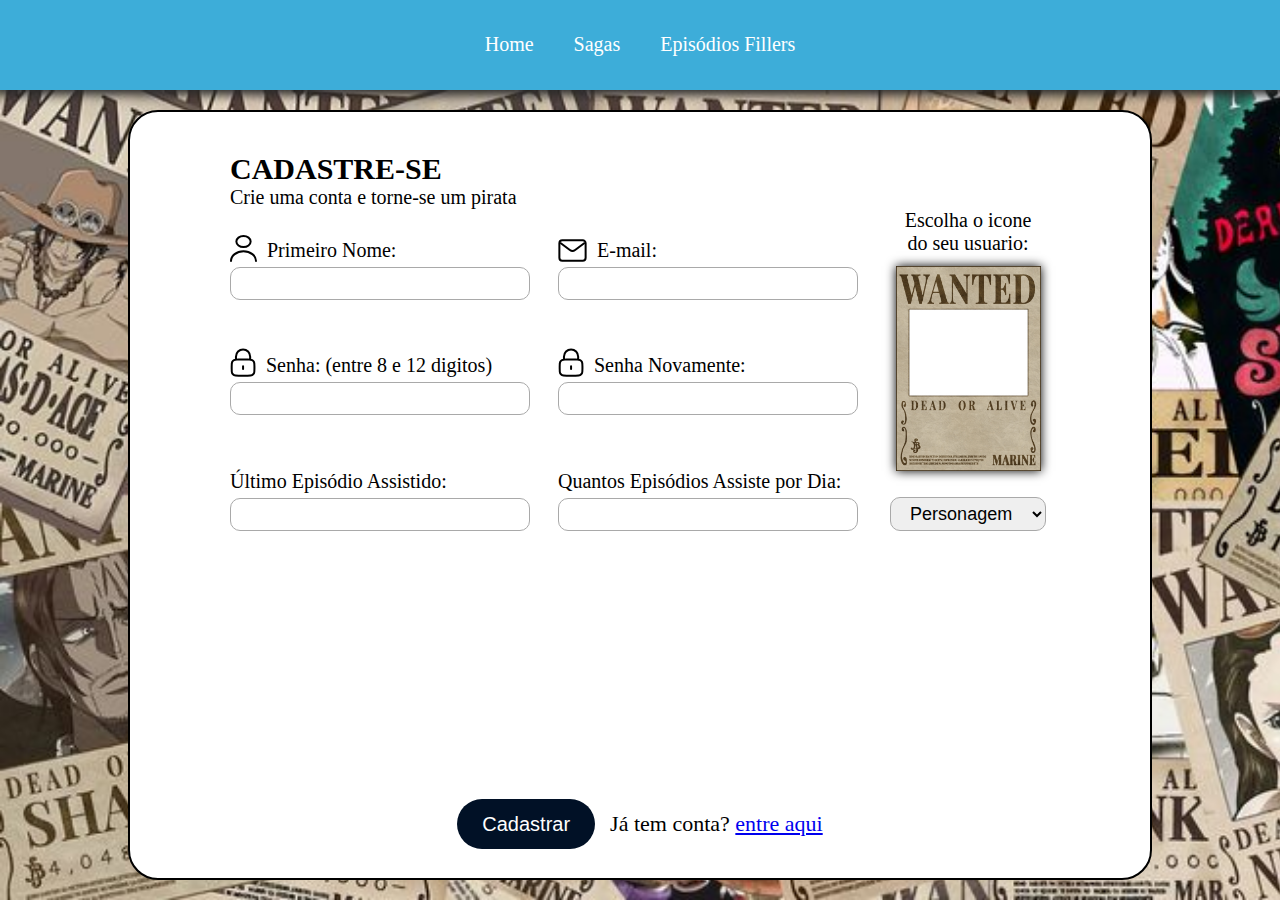
<file: public/pages/cadastro/index.html>
<!DOCTYPE html>
<html lang="pt-br">
<head>
    <meta charset="UTF-8">
    <meta name="viewport" content="width=device-width, initial-scale=1.0">
    <title>One Piece - Cadastro</title>
    <link rel="stylesheet" href="style.css">
    <script src="./index.js"></script>
</head>
<body>

    <header>
        <ul>
            <li><a href="../home/index.html">Home</a></li>
            <li><a href="../sagas/index.html">Sagas</a></li>
            <li><a href="../guia/index.html">Episódios Fillers</a></li>
        </ul>
    </header>

    <main>
        <div class="container_cadastro">

                <div class="cadastro">
                    <h2>CADASTRE-SE</h2>
                    <p>Crie uma conta e torne-se um pirata</p>
                    <div class="infos">
                        <div class="inputs">

                            <div>
                                <img src="../../assets/images/icons/icon_user.svg" alt="icone de usuario">
                                <label for="ipt_nome">Primeiro Nome:</label>
                            </div>
                            <input type="text" id="ipt_nome">
                            <p id="erro_nome">O nome precisa ter mais de 2 caracteres</p>

                            <div>
                                <img src="../../assets/images/icons/icon_senha.svg" alt="icone de senha">
                                <label for="ipt_senha">Senha: (entre 8 e 12 digitos)</label>
                            </div>
                            <input type="password" id="ipt_senha">
                            <p id="erro_senha">A senha precisa ter entre 8 e 12 caracteres</p>

                            <div>
                                <label for="ipt_epAtual">Último Episódio Assistido:</label>
                            </div>
                            <input min="1" max="1105" type="number" id="ipt_epAtual">
                            <p id="erro_epAtual">O Episodio precisa estar entre 1 e 1105</p>

                        </div>
                        <div class="inputs">

                            <div>
                                <img src="../../assets/images/icons/icon_email.svg" alt="icone de email">
                                <label for="ipt_email">E-mail:</label>
                            </div>
                            <input type="text" id="ipt_email">
                            <p id="erro_email">O E-mail precisa ter @ e .</p>

                            <div>
                                <img src="../../assets/images/icons/icon_senha.svg" alt="icone de senha">
                                <label for="ipt_confirmarSenha">Senha Novamente:</label>
                            </div>
                            <input type="password" id="ipt_confirmarSenha">
                            <p id="erro_confirmarSenha">As Senhas não são compativeis</p>

                            <div>
                                <label for="ipt_epsDia">Quantos Episódios Assiste por Dia:</label>
                            </div>
                            <input min="1" max="12" type="number" id="ipt_epsDia">
                            <p id="erro_epsDia">Precisa assistir de 1 a 12 episodios por dia</p>

                        </div>
                        <div class="iconSelect">
                            <label for="select_char">Escolha o icone do seu usuario:</label>
                            <img id="poster" src="../../assets/images/cartazes/Wantedblank.jpg" alt="imagem do usuario">
                            <select onchange="mudarPoster()" name="charSelect" id="select_char">
                                <option value="blank">Personagem</option>
                                <option value="1">Luffy</option>
                                <option value="2">Zoro</option>
                                <option value="3">Nami</option>
                                <option value="4">Usopp</option>
                                <option value="5">Sanji</option>
                                <option value="6">Chopper</option>
                                <option value="7">Robin</option>
                                <option value="8">Franky</option>
                                <option value="9">Brook</option>
                                <option value="10">Jinbe</option>
                            </select>
                            <p id="erro_select">Escolha um personagem</p>
                        </div>
                    </div>
                </div>

            <div class="botao">
                <button onclick="validar()">Cadastrar</button>
                <p>Já tem conta? <a href="../login/index.html">entre aqui</a></p>
            </div>

        </div>
        
    </main>
    
</body>
</html>
</file>
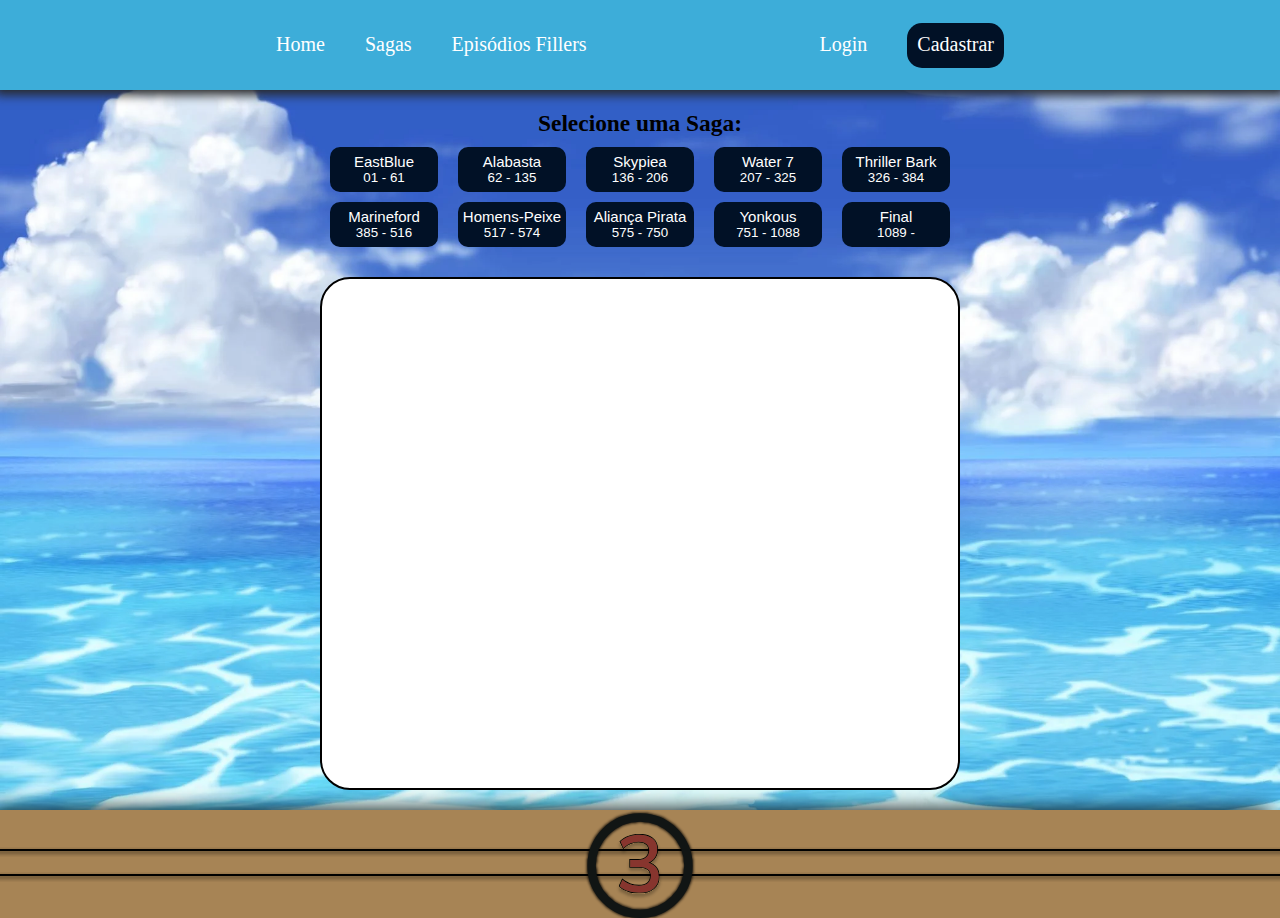
<file: public/pages/guia/index.html>
<!DOCTYPE html>
<html lang="pt-br">
<head>
    <meta charset="UTF-8">
    <meta name="viewport" content="width=device-width, initial-scale=1.0">
    <title>One Piece - Guia de Episódios</title>
    <link rel="stylesheet" href="style.css">
    <script src="./index.js"></script>
</head>
<body>

    <header>
        <div id="header_container">
            <div>
                <nav class="navbar">
                    <ul>
                        <li><a href="../home/index.html">Home</a></li>
                        <li><a href="../sagas/index.html">Sagas</a></li>
                        <li><a href="../guia/index.html">Episódios Fillers</a></li>
                    </ul>
                </nav>
            </div>
            <div>
                <nav class="navbar">
                    <ul>
                        <li><a href="../login/index.html">Login</a></li>
                        <li><a href="../cadastro/index.html">Cadastrar</a></li>
                    </ul>
                </nav>
            </div>
        </div>
    </header>

    <main>

        <section class="sagas">
            <h3>Selecione uma Saga:</h3>
            <div>
                
                <button onclick="buscarDadosEps(1)">
                    <span>EastBlue</span>
                    <p>01 - 61</p>
                </button>
                <button onclick="buscarDadosEps(2)">
                    <span>Alabasta</span>
                    <p>62 - 135</p>
                </button>
                <button onclick="buscarDadosEps(3)">
                    <span>Skypiea</span>
                    <p>136 - 206</p>
                </button>
                <button onclick="buscarDadosEps(4)">
                    <span>Water 7</span>
                    <p>207 - 325</p>
                </button>
                <button onclick="buscarDadosEps(5)">
                    <span>Thriller Bark</span>
                    <p>326 - 384</p>
                </button>

            </div>
            <div>

                <button onclick="buscarDadosEps(6)">
                    <span>Marineford</span>
                    <p>385 - 516</p>
                </button>
                <button onclick="buscarDadosEps(7)">
                    <span>Homens-Peixe</span>
                    <p>517 - 574</p>
                </button>
                <button onclick="buscarDadosEps(8)">
                    <span>Aliança Pirata</span>
                    <p>575 - 750</p>
                </button>
                <button onclick="buscarDadosEps(9)">
                    <span>Yonkous</span>
                    <p>751 - 1088</p>
                </button>
                <button onclick="buscarDadosEps(10)">
                    <span>Final</span>
                    <p>1089 - </p>
                </button>

            </div>

        </section>

        <section id="Eps" class="episodios"></section>

    </main>

    <footer>
        <img src="../../assets/images/rodape3.svg" alt="">
    </footer>
    
</body>
</html>
</file>
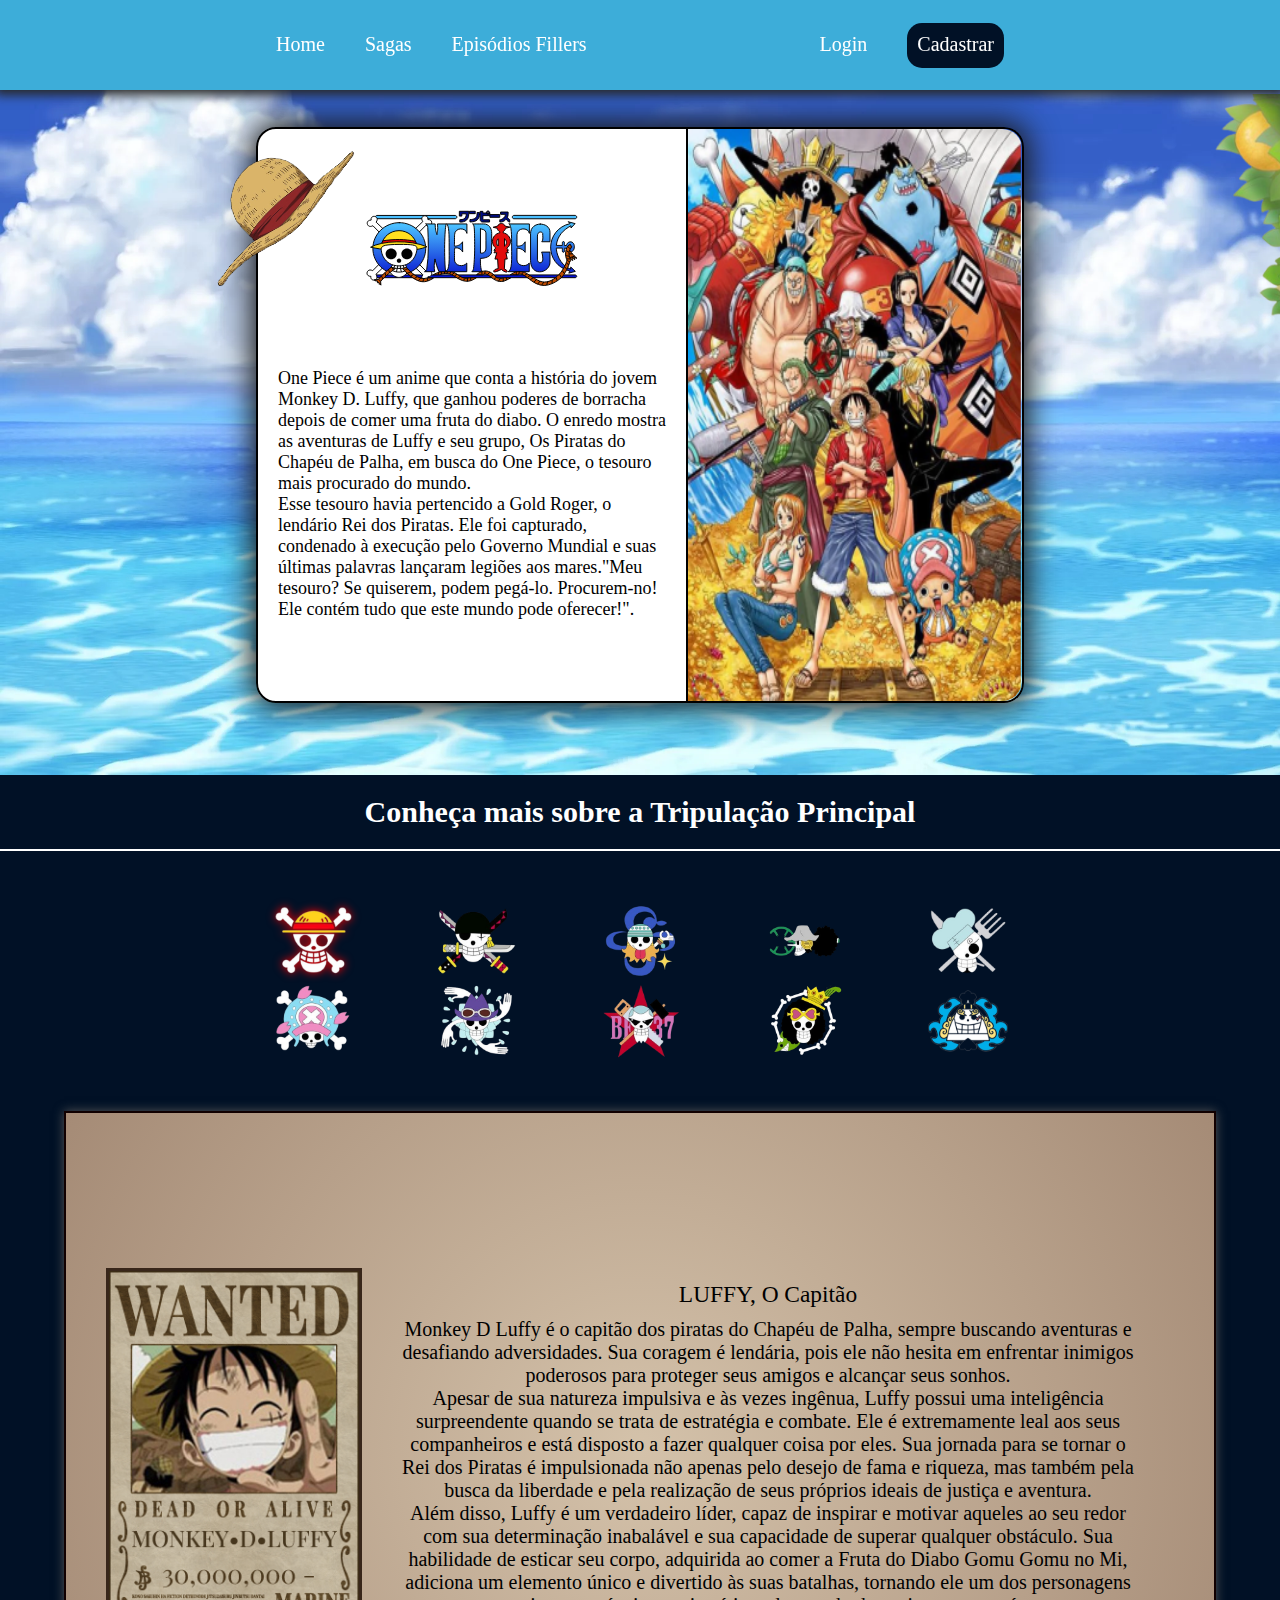
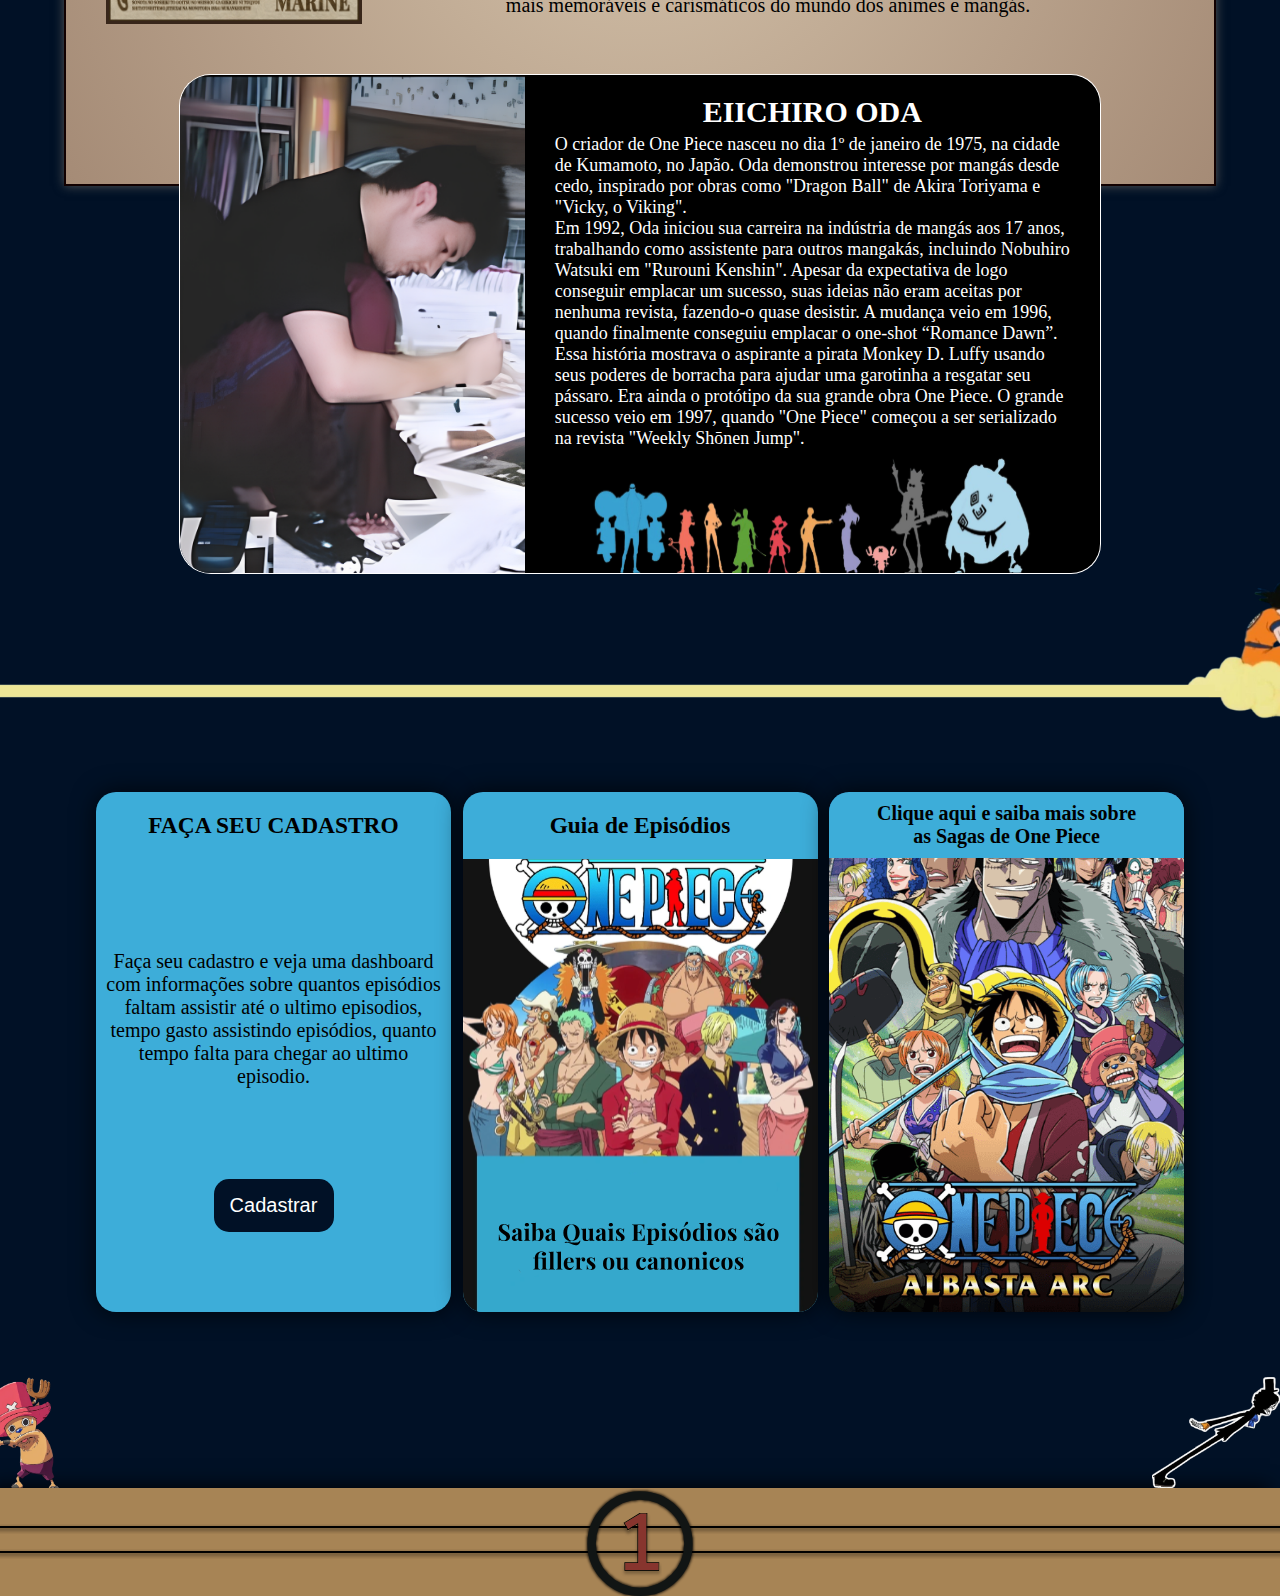
<file: public/pages/home/index.html>
<!DOCTYPE html>
<html lang="pt-br">
<head>
    <meta charset="UTF-8">
    <meta name="viewport" content="width=device-width, initial-scale=1.0">
    <link rel="stylesheet" href="./style.css">
    <title>One Piece - Home</title>
    <script defer src="./index.js"></script>
</head>
<body>

    <header>
        <div id="header_container">
            <div>
                <nav class="navbar">
                    <ul>
                        <li><a href="./index.html">Home</a></li>
                        <li><a href="../sagas/index.html">Sagas</a></li>
                        <li><a href="../guia/index.html">Episódios Fillers</a></li>
                    </ul>
                </nav>
            </div>
            <div>
                <nav class="navbar">
                    <ul>
                        <li><a href="../login/index.html">Login</a></li>
                        <li><a href="../cadastro/index.html">Cadastrar</a></li>
                    </ul>
                </nav>
            </div>
        </div>
    </header>

    <main>

        <section class="summary">
            <img class="refLuffy" src="../../assets/images/mugiwara.png">
            <img class="refNami" src="../../assets/images/ponkan_nami.png">
            <section class="carosel">
                <div class="carosel_texts">
                    <img src="../../assets/images/One_Piece_logo.svg" alt="logo_onepiece">
                    <p>One Piece é um anime que conta a história do jovem Monkey D. Luffy, que ganhou poderes de borracha depois de comer uma fruta do diabo. 
                        O enredo mostra as aventuras de Luffy e seu grupo, Os Piratas do Chapéu de Palha, em busca do One Piece, o tesouro mais procurado do mundo. <br>
                        Esse tesouro havia pertencido a Gold Roger, o lendário Rei dos Piratas. Ele foi capturado, condenado à execução pelo Governo Mundial e suas últimas palavras lançaram legiões aos mares."Meu tesouro? Se quiserem, podem pegá-lo. Procurem-no! Ele contém tudo que este mundo pode oferecer!".</p>
                </div>
                <div class="carosel_imgs">
                    <img src="../../assets/images/mugiwaras.png" alt="mugiwaras">
                </div>
            </section>
        </section>

        <section class="chars">
            <h2>Conheça mais sobre a Tripulação Principal</h2>

            <section class="charsAbout">
                <div class="charsIcons">

                    <div>
                        <img onclick="trocarDesc(1)" class="jollyroger" id="jollyroger_luffy" src="../../assets/images/jollyroger_luffy.svg" alt="icone do luffy">
                        <img onclick="trocarDesc(2)" class="jollyroger" id="jollyroger_zoro" src="../../assets/images/jollyRogersZoro.png" alt="icone do zoro">
                        <img onclick="trocarDesc(3)" class="jollyroger" id="jollyroger_nami" src="../../assets/images/jollyRogersNami.png" alt="icone da nami">
                        <img onclick="trocarDesc(4)" class="jollyroger" id="jollyroger_usopp" src="../../assets/images/jollyRogersUsopp.png" alt="icone do usopp">
                        <img onclick="trocarDesc(5)" class="jollyroger" id="jollyroger_sanji" src="../../assets/images/jollyRogersSanji.png" alt="icone do sanji">
                    </div>

                    <div>
                        <img onclick="trocarDesc(6)" class="jollyroger" id="jollyroger_chopper" src="../../assets/images/jollyRogersChopper.png" alt="icone do chopper">
                        <img onclick="trocarDesc(7)" class="jollyroger" id="jollyroger_robin" src="../../assets/images/jollyRogersRobin.png" alt="icone da robin">
                        <img onclick="trocarDesc(8)" class="jollyroger" id="jollyroger_franky" src="../../assets/images/jollyRogersFranky.png" alt="icone do franky">
                        <img onclick="trocarDesc(9)" class="jollyroger" id="jollyroger_brook" src="../../assets/images/jollyRogersBrook.png" alt="icone do brook">
                        <img onclick="trocarDesc(10)" class="jollyroger" id="jollyroger_jinbe" src="../../assets/images/jollyroger_jinbe.svg" alt="icone do jinbe">
                    </div>
                </div>

                <div class="charsDescription">
                    
                    <div class="poster">
                        <img id="charImage" src="../../assets/images/cartazes/Wanted1.jpg" alt="cartaz de procurado">
                    </div>
                    <div id="charDesc" class="description">
                        <h3>LUFFY, O Capitão</h3>
                        <p>Monkey D Luffy é o capitão dos piratas do Chapéu de Palha, sempre buscando aventuras e desafiando adversidades. Sua coragem é lendária, pois ele não hesita em enfrentar inimigos poderosos para proteger seus amigos e alcançar seus sonhos. <br>
                        Apesar de sua natureza impulsiva e às vezes ingênua, Luffy possui uma inteligência surpreendente quando se trata de estratégia e combate. Ele é extremamente leal aos seus companheiros e está disposto a fazer qualquer coisa por eles. Sua jornada para se tornar o Rei dos Piratas é impulsionada não apenas pelo desejo de fama e riqueza, mas também pela busca da liberdade e pela realização de seus próprios ideais de justiça e aventura. <br>
                        Além disso, Luffy é um verdadeiro líder, capaz de inspirar e motivar aqueles ao seu redor com sua determinação inabalável e sua capacidade de superar qualquer obstáculo. Sua habilidade de esticar seu corpo, adquirida ao comer a Fruta do Diabo Gomu Gomu no Mi, adiciona um elemento único e divertido às suas batalhas, tornando ele um dos personagens mais memoráveis e carismáticos do mundo dos animes e mangás.</p>
                    </div>

                </div>
            </section>
        </section>

        <section class="author">
            <div>

                <div class="authorImage">
                    <img src="../../assets/images/oda.png">
                </div>
                <div class="authorDescription">
                    <h2>EIICHIRO ODA</h2>
                    <p>
                        O criador de One Piece nasceu no dia 1º de janeiro de 1975, na cidade de Kumamoto, no Japão. Oda demonstrou interesse por mangás desde cedo, inspirado por obras como "Dragon Ball" de Akira Toriyama e "Vicky, o Viking". <br>
                        Em 1992, Oda iniciou sua carreira na indústria de mangás aos 17 anos, trabalhando como assistente para outros mangakás, incluindo Nobuhiro Watsuki em "Rurouni Kenshin". Apesar da expectativa de logo conseguir emplacar um sucesso, suas ideias não eram aceitas por nenhuma revista, fazendo-o quase desistir.
                        A mudança veio em 1996, quando finalmente conseguiu emplacar o one-shot “Romance Dawn”. Essa história mostrava o aspirante a pirata Monkey D. Luffy usando seus poderes de borracha para ajudar uma garotinha a resgatar seu pássaro. Era ainda o protótipo da sua grande obra One Piece.
                        O grande sucesso veio em 1997, quando "One Piece" começou a ser serializado na revista "Weekly Shōnen Jump".
                    </p>
                    <img src="../../assets/images/mugiwaras_oda.svg">
                </div>

            </div>
        </section>

        <div class="refGoku">
            <img src="../../assets/images/goku.png">
        </div>

        <section class="extras">
            <div class="tabs">

                <div class="sign">
                    <h3>FAÇA SEU CADASTRO</h3>
                    <p>Faça seu cadastro e veja uma dashboard com informações sobre quantos episódios faltam assistir até o ultimo episodios, tempo gasto assistindo episódios, quanto tempo falta para chegar ao ultimo episodio.</p>
                    <button onclick="trocarPagina(1)">Cadastrar</button>
                </div>

                <div onclick="trocarPagina(2)" class="guide">
                    <h3>Guia de Episódios</h3>
                    <img src="../../assets/images/guide.svg">
                </div>

                <div onclick="trocarPagina(3)" class="sagas">
                    <h4>Clique aqui e saiba mais sobre as Sagas de One Piece</h4>
                </div>

            </div>
        </section>

        <div class="refBrookChopper">
            <img src="../../assets/images/chopper_hiding.png">
            <img src="../../assets/images/brook_45deg.png">
        </div>
    </main>

    <footer>
        <img src="../../assets/images/rodape1.svg" alt="">
    </footer>
    
</body>
</html>
</file>
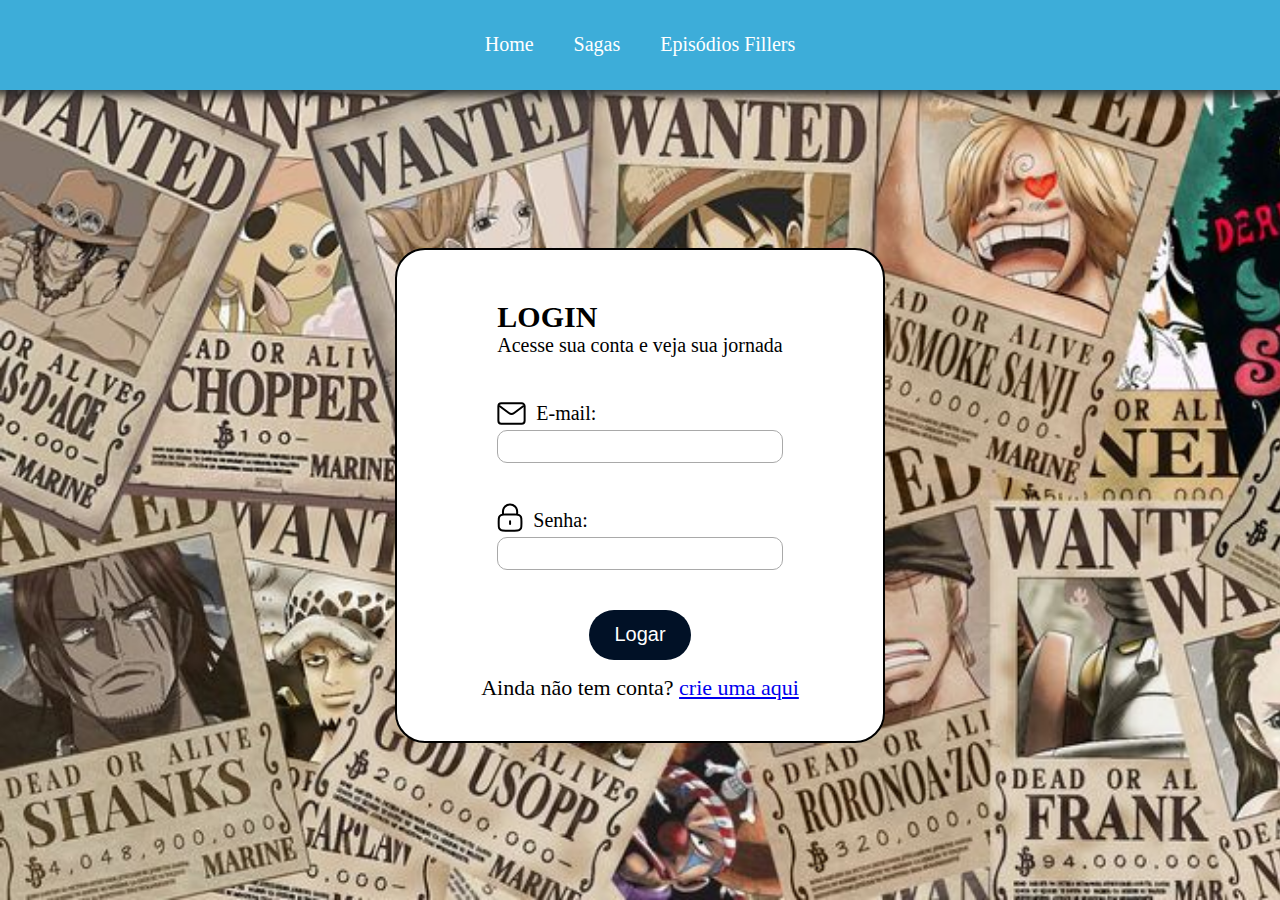
<file: public/pages/login/index.html>
<!DOCTYPE html>
<html lang="pt-br">
<head>
    <meta charset="UTF-8">
    <meta name="viewport" content="width=device-width, initial-scale=1.0">
    <title>One Piece - Login</title>
    <link rel="stylesheet" href="style.css">
    <script src="./index.js"></script>
</head>
<body>

    <header>
        <ul>
            <li><a href="../home/index.html">Home</a></li>
            <li><a href="../sagas/index.html">Sagas</a></li>
            <li><a href="../guia/index.html">Episódios Fillers</a></li>
        </ul>
    </header>

    <main>
        
        <div class="container_login">

            <div class="login">
                <h2>LOGIN</h2>
                <p>Acesse sua conta e veja sua jornada</p>
                <div class="infos">
                    <div class="inputs">

                        <div>
                            <img src="../../assets/images/icons/icon_email.svg" alt="icone de usuario">
                            <label for="ipt_email">E-mail:</label>
                        </div>
                        <input type="text" id="ipt_email">

                        <div>
                            <img src="../../assets/images/icons/icon_senha.svg" alt="icone de senha">
                            <label for="ipt_senha">Senha:</label>
                        </div>
                        <input type="text" id="ipt_senha">

                    </div>
                </div>
            </div>
            <div class="botao">
                <button onclick="logar()">Logar</button>
                <p>Ainda não tem conta? <a href="../cadastro/index.html">crie uma aqui</a></p>
            </div>

        </div>

    </main>
    
</body>
</html>
</file>
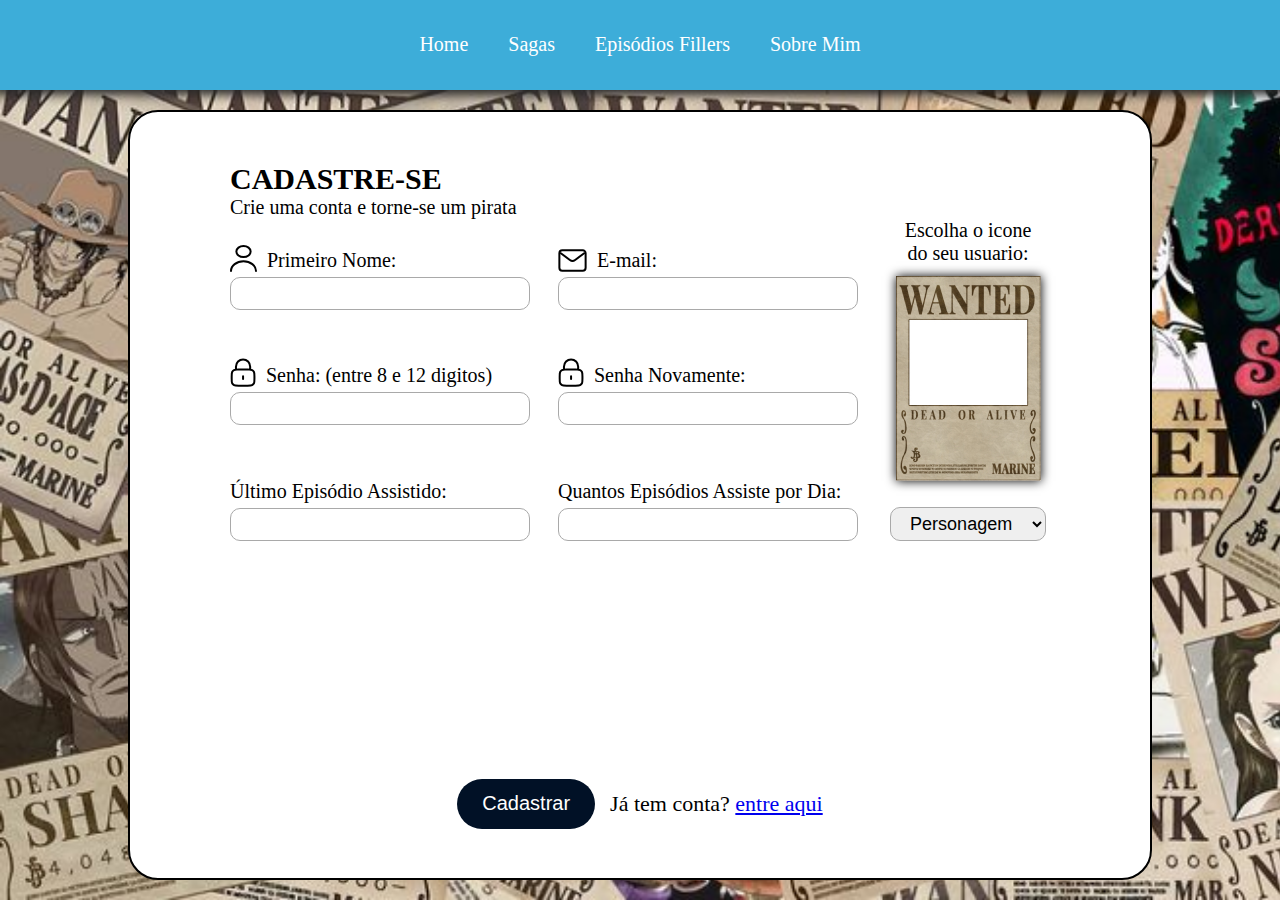
<file: src/pages/cadastro/index.html>
<!DOCTYPE html>
<html lang="pt-br">
<head>
    <meta charset="UTF-8">
    <meta name="viewport" content="width=device-width, initial-scale=1.0">
    <title>One Piece - Cadastro</title>
    <link rel="stylesheet" href="style.css">
    <script src="./index.js"></script>
</head>
<body>

    <header>
        <ul>
            <li><a href="../home/index.html">Home</a></li>
            <li><a href="../sagas/index.html">Sagas</a></li>
            <li><a href="../guia/index.html">Episódios Fillers</a></li>
            <li><a href="#">Sobre Mim</a></li>
        </ul>
    </header>

    <main>
        <div class="container_cadastro">

                <div class="cadastro">
                    <h2>CADASTRE-SE</h2>
                    <p>Crie uma conta e torne-se um pirata</p>
                    <div class="infos">
                        <div class="inputs">

                            <div>
                                <img src="../../assets/images/icons/icon_user.svg" alt="icone de usuario">
                                <label for="ipt_nome">Primeiro Nome:</label>
                            </div>
                            <input type="text" id="ipt_nome">
                            <p id="erro_nome">O nome precisa ter mais de 2 caracteres</p>

                            <div>
                                <img src="../../assets/images/icons/icon_senha.svg" alt="icone de senha">
                                <label for="ipt_senha">Senha: (entre 8 e 12 digitos)</label>
                            </div>
                            <input type="password" id="ipt_senha">
                            <p id="erro_senha">A senha precisa ter entre 8 e 12 caracteres</p>

                            <div>
                                <label for="ipt_epAtual">Último Episódio Assistido:</label>
                            </div>
                            <input min="1" max="1105" type="number" id="ipt_epAtual">
                            <p id="erro_epAtual">O Episodio precisa estar entre 1 e 1105</p>

                        </div>
                        <div class="inputs">

                            <div>
                                <img src="../../assets/images/icons/icon_email.svg" alt="icone de email">
                                <label for="ipt_email">E-mail:</label>
                            </div>
                            <input type="text" id="ipt_email">
                            <p id="erro_email">O E-mail precisa ter @ e .</p>

                            <div>
                                <img src="../../assets/images/icons/icon_senha.svg" alt="icone de senha">
                                <label for="ipt_confirmarSenha">Senha Novamente:</label>
                            </div>
                            <input type="password" id="ipt_confirmarSenha">
                            <p id="erro_confirmarSenha">As Senhas não são compativeis</p>

                            <div>
                                <label for="ipt_epsDia">Quantos Episódios Assiste por Dia:</label>
                            </div>
                            <input min="1" max="12" type="number" id="ipt_epsDia">
                            <p id="erro_epsDia">Precisa assistir de 1 a 12 episodios por dia</p>

                        </div>
                        <div class="iconSelect">
                            <label for="select_char">Escolha o icone do seu usuario:</label>
                            <img id="poster" src="../../assets/images/cartazes/blankWanted.jpg" alt="imagem do usuario">
                            <select onchange="mudarPoster()" name="charSelect" id="select_char">
                                <option value="blank">Personagem</option>
                                <option value="luffy">Luffy</option>
                                <option value="zoro">Zoro</option>
                                <option value="nami">Nami</option>
                                <option value="usopp">Usopp</option>
                                <option value="sanji">Sanji</option>
                                <option value="chopper">Chopper</option>
                                <option value="robin">Robin</option>
                                <option value="franky">Franky</option>
                                <option value="brook">Brook</option>
                                <option value="jinbe">Jinbe</option>
                            </select>
                            <p id="erro_select">Escolha um personagem</p>
                        </div>
                    </div>
                </div>

            <div class="botao">
                <button onclick="validar()">Cadastrar</button>
                <p>Já tem conta? <a href="../login/index.html">entre aqui</a></p>
            </div>

        </div>
        
    </main>
    
</body>
</html>
</file>
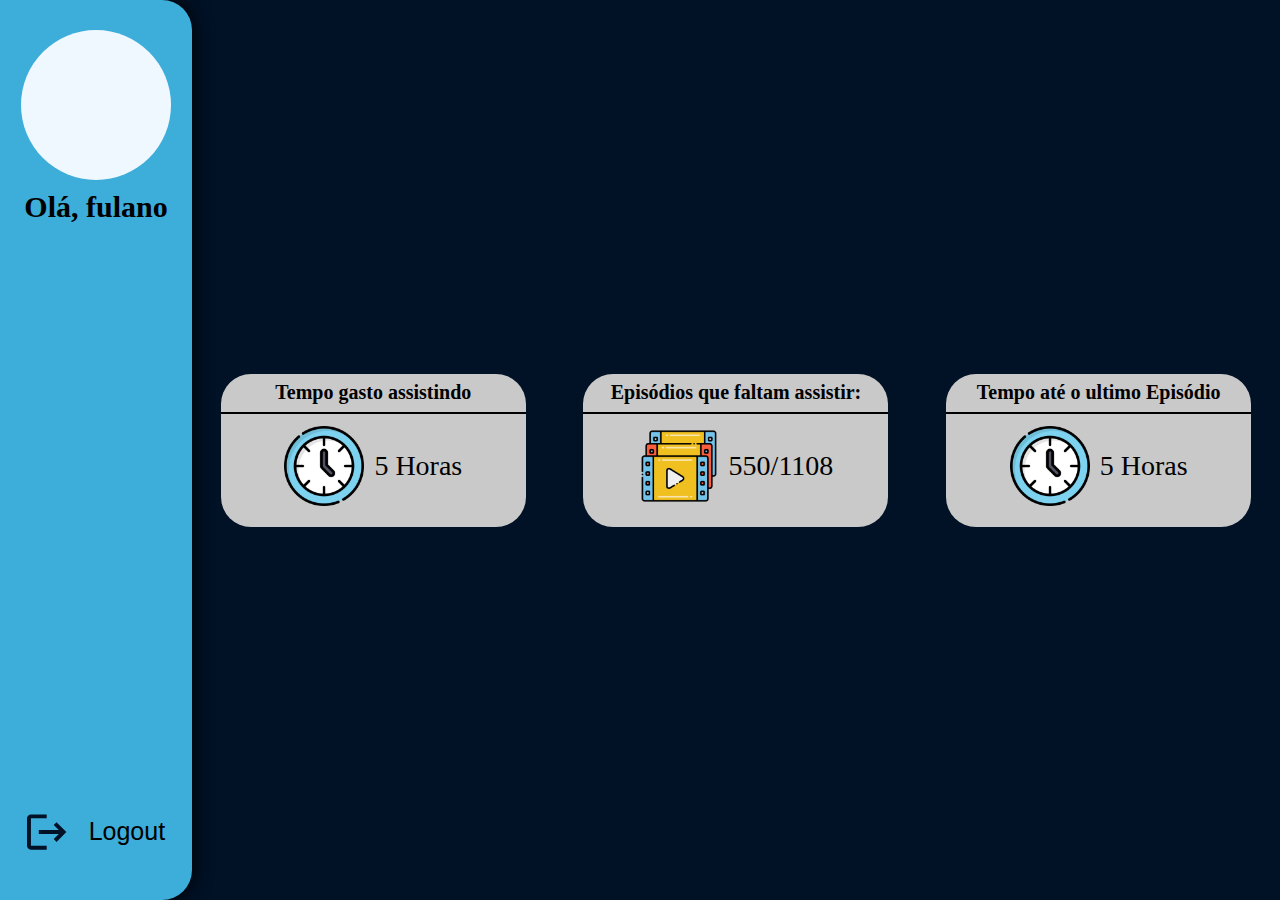
<file: src/pages/dashboard/index.html>
<!DOCTYPE html>
<html lang="pt-br">
<head>
    <meta charset="UTF-8">
    <meta name="viewport" content="width=device-width, initial-scale=1.0">
    <title>One piece - dashboard</title>
    <link rel="stylesheet" href="style.css">
</head>
<body>

    <aside>
        <div class="usuario">
            <div class="icone_usuario"></div>
            <h2>Olá, fulano</h2>
        </div>
        <button><img src="../../assets/images/icon_logout.svg" alt="icone de sair">Logout</button>
    </aside>

    <main>

        <div class="kpis">
            
            <div class="tempo_gasto">
                <h4>Tempo gasto assistindo</h4>
                <div>
                    <img src="../../assets/images/icon_relogio.png" alt="icone de relogio">
                    <p>5 Horas</p>
                </div>
            </div>

            <div class="eps_restantes">
                <h4>Episódios que faltam assistir:</h4>
                <div>
                    <img src="../../assets/images/icon_ep.png" alt="icone de episodio">
                    <p>550/1108</p>
                </div>
            </div>

            <div class="tempo_restante">
                <h4>Tempo até o ultimo Episódio</h4>
                <div>
                    <img src="../../assets/images/icon_relogio.png" alt="icone de relogio">
                    <p>5 Horas</p>
                </div>
            </div>

        </div>

    </main>

</body>
</html>
</file>
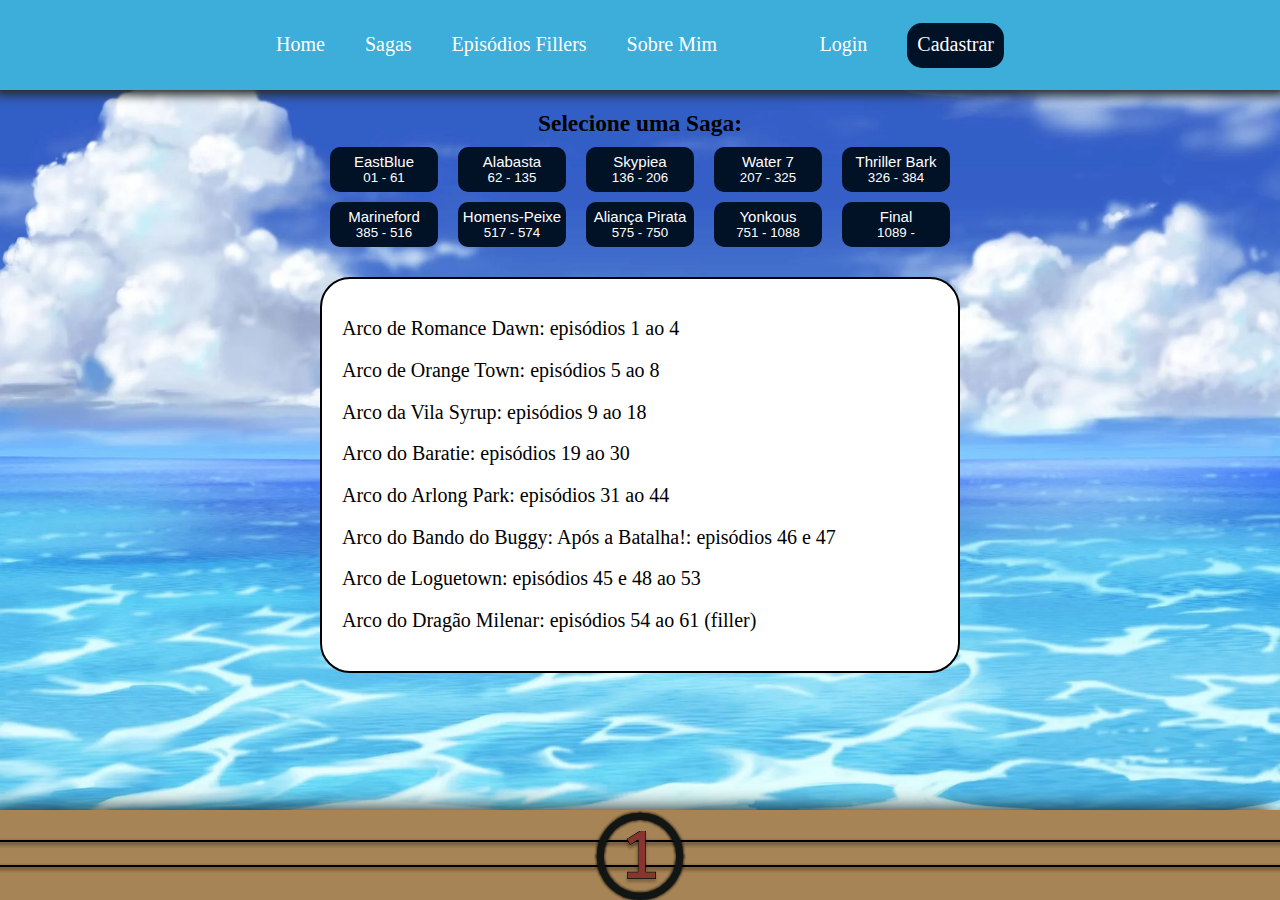
<file: src/pages/guia/index.html>
<!DOCTYPE html>
<html lang="pt-br">
<head>
    <meta charset="UTF-8">
    <meta name="viewport" content="width=device-width, initial-scale=1.0">
    <title>One Piece - Guia de Episódios</title>
    <link rel="stylesheet" href="style.css">
</head>
<body>

    <header>
        <div id="header_container">
            <div>
                <nav class="navbar">
                    <ul>
                        <li><a href="../home/index.html">Home</a></li>
                        <li><a href="../sagas/index.html">Sagas</a></li>
                        <li><a href="../guia/index.html">Episódios Fillers</a></li>
                        <li><a href="#">Sobre Mim</a></li>
                    </ul>
                </nav>
            </div>
            <div>
                <nav class="navbar">
                    <ul>
                        <li><a href="../login/index.html">Login</a></li>
                        <li><a href="../cadastro/index.html">Cadastrar</a></li>
                    </ul>
                </nav>
            </div>
        </div>
    </header>

    <main>

        <section class="sagas">
            <h3>Selecione uma Saga:</h3>
            <div>
                
                <button>
                    <span>EastBlue</span>
                    <p>01 - 61</p>
                </button>
                <button>
                    <span>Alabasta</span>
                    <p>62 - 135</p>
                </button>
                <button>
                    <span>Skypiea</span>
                    <p>136 - 206</p>
                </button>
                <button>
                    <span>Water 7</span>
                    <p>207 - 325</p>
                </button>
                <button>
                    <span>Thriller Bark</span>
                    <p>326 - 384</p>
                </button>

            </div>
            <div>

                <button>
                    <span>Marineford</span>
                    <p>385 - 516</p>
                </button>
                <button>
                    <span>Homens-Peixe</span>
                    <p>517 - 574</p>
                </button>
                <button>
                    <span>Aliança Pirata</span>
                    <p>575 - 750</p>
                </button>
                <button>
                    <span>Yonkous</span>
                    <p>751 - 1088</p>
                </button>
                <button>
                    <span>Final</span>
                    <p>1089 - </p>
                </button>

            </div>

        </section>

        <section class="episodios">
            <p>Arco de Romance Dawn: episódios 1 ao 4</p>
            <p>Arco de Orange Town: episódios 5 ao 8</p>
            <p>Arco da Vila Syrup: episódios 9 ao 18</p>
            <p>Arco do Baratie: episódios 19 ao 30</p>
            <p>Arco do Arlong Park: episódios 31 ao 44</p>
            <p>Arco do Bando do Buggy: Após a Batalha!: episódios 46 e 47</p>
            <p>Arco de Loguetown: episódios 45 e 48 ao 53</p>
            <p>Arco do Dragão Milenar: episódios 54 ao 61 (filler)</p>
        </section>

    </main>

    <footer>
        <img src="../../assets/images/rodape1.svg" alt="">
    </footer>
    
</body>
</html>
</file>
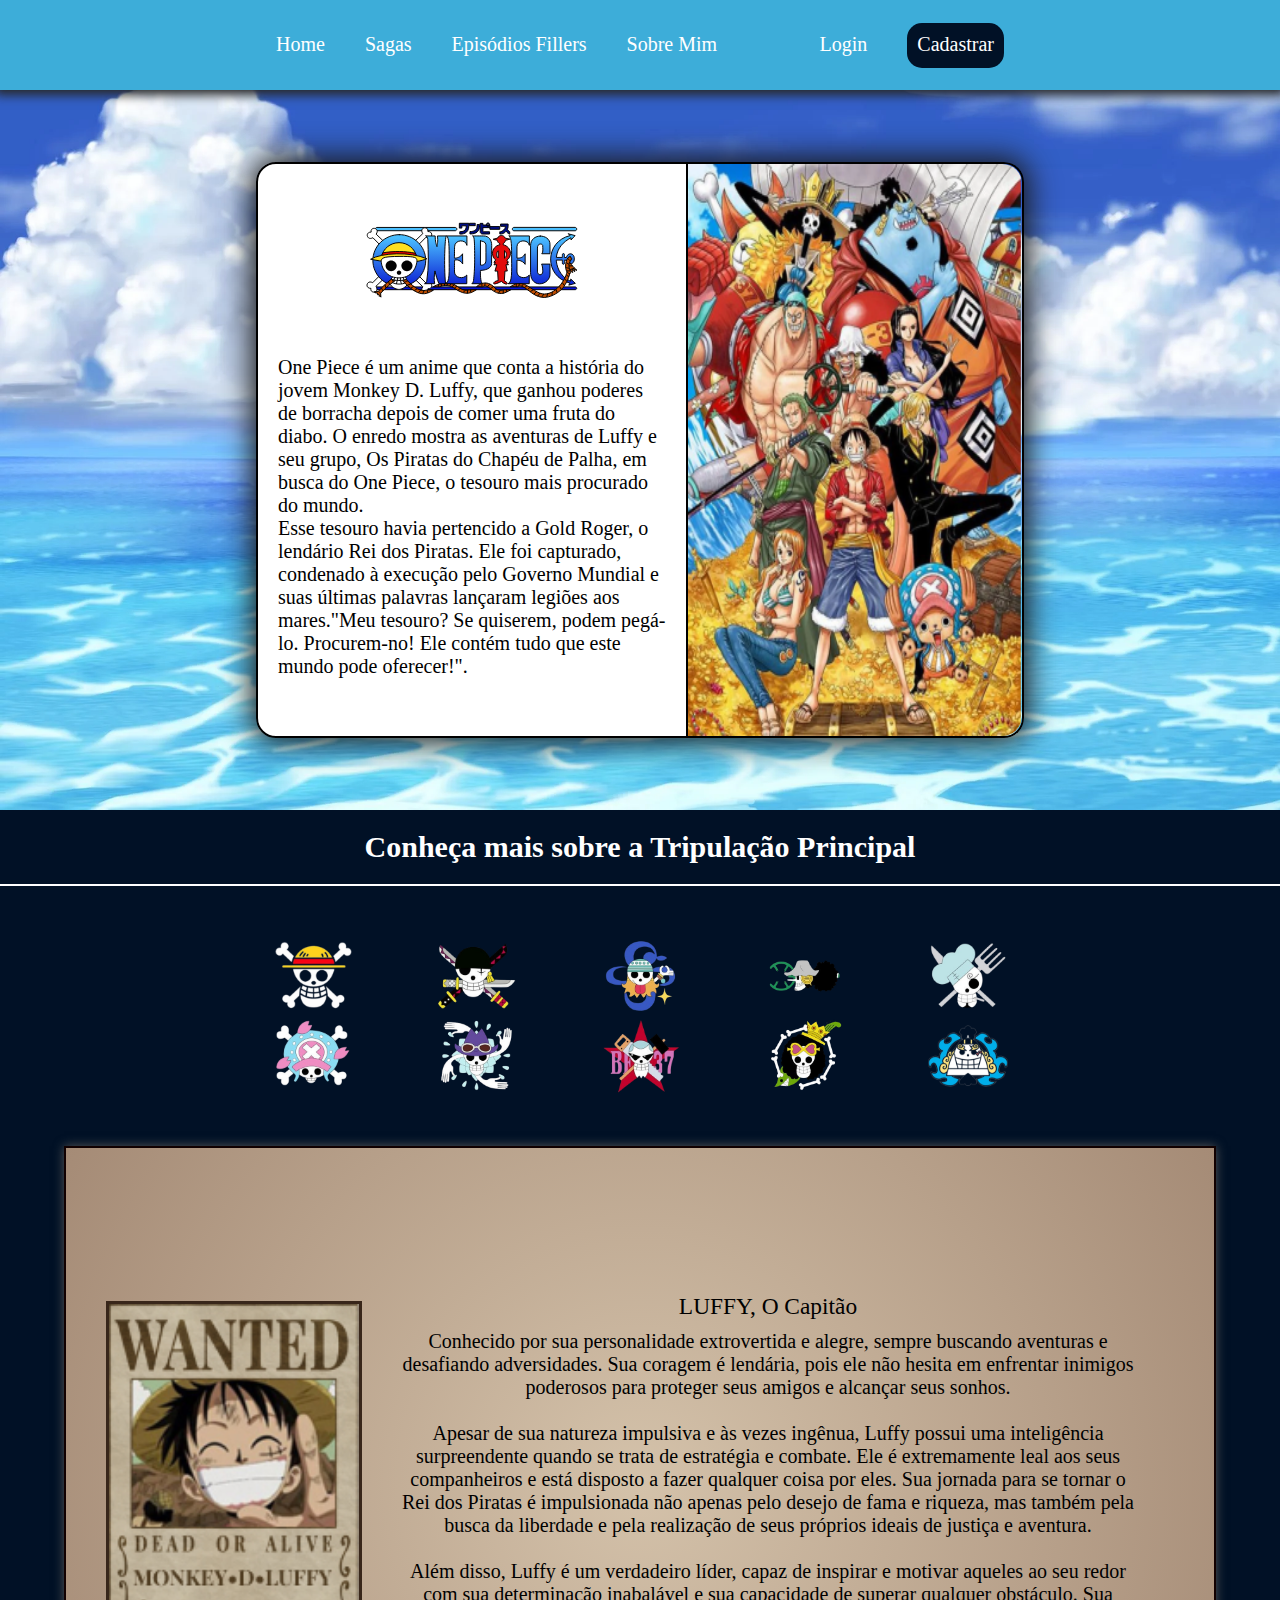
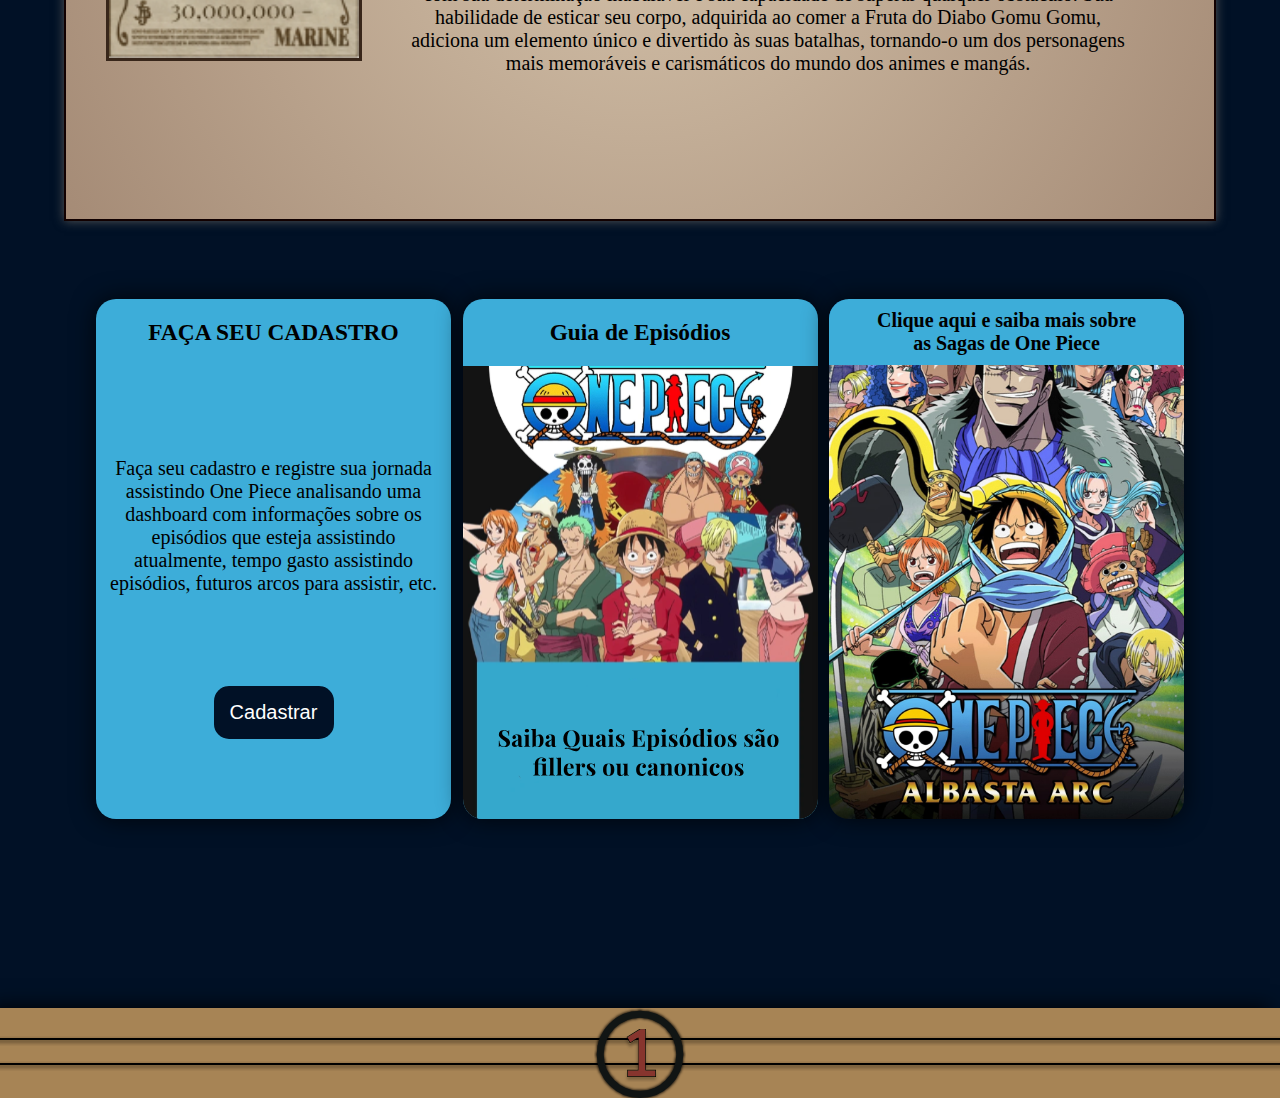
<file: src/pages/home/index.html>
<!DOCTYPE html>
<html lang="pt-br">
<head>
    <meta charset="UTF-8">
    <meta name="viewport" content="width=device-width, initial-scale=1.0">
    <link rel="stylesheet" href="./style.css">
    <title>One Piece - Home</title>
</head>
<body>

    <header>
        <div id="header_container">
            <div>
                <nav class="navbar">
                    <ul>
                        <li><a href="./index.html">Home</a></li>
                        <li><a href="../sagas/index.html">Sagas</a></li>
                        <li><a href="../guia/index.html">Episódios Fillers</a></li>
                        <li><a href="#">Sobre Mim</a></li>
                    </ul>
                </nav>
            </div>
            <div>
                <nav class="navbar">
                    <ul>
                        <li><a href="../login/index.html">Login</a></li>
                        <li><a href="../cadastro/index.html">Cadastrar</a></li>
                    </ul>
                </nav>
            </div>
        </div>
    </header>

    <main>

        <section class="summary">            
            <section class="carosel">
                <div class="carosel_texts">
                    <img src="../../assets/images/One_Piece_logo.svg" alt="logo_onepiece">
                    <p>One Piece é um anime que conta a história do jovem Monkey D. Luffy, que ganhou poderes de borracha depois de comer uma fruta do diabo. 
                        O enredo mostra as aventuras de Luffy e seu grupo, Os Piratas do Chapéu de Palha, em busca do One Piece, o tesouro mais procurado do mundo. <br>
                        Esse tesouro havia pertencido a Gold Roger, o lendário Rei dos Piratas. Ele foi capturado, condenado à execução pelo Governo Mundial e suas últimas palavras lançaram legiões aos mares."Meu tesouro? Se quiserem, podem pegá-lo. Procurem-no! Ele contém tudo que este mundo pode oferecer!".</p>
                </div>
                <div class="carosel_imgs">
                    <img src="../../assets/images/mugiwaras.png" alt="mugiwaras">
                </div>
            </section>
        </section>

        <section class="chars">
            <h2>Conheça mais sobre a Tripulação Principal</h2>

            <section class="charsAbout">
                <div class="charsIcons">

                    <div>
                        <img id="jollyroger_luffy" src="../../assets/images/jollyroger_luffy.svg" alt="icone do luffy">
                        <img id="jollyroger_zoro" src="../../assets/images/jollyRogersZoro.png" alt="icone do zoro">
                        <img id="jollyroger_nami" src="../../assets/images/jollyRogersNami.png" alt="icone da nami">
                        <img id="jollyroger_usopp" src="../../assets/images/jollyRogersUsopp.png" alt="icone do usopp">
                        <img id="jollyroger_sanji" src="../../assets/images/jollyRogersSanji.png" alt="icone do sanji">
                    </div>

                    <div>
                        <img id="jollyroger_chopper" src="../../assets/images/jollyRogersChopper.png" alt="icone do chopper">
                        <img id="jollyroger_robin" src="../../assets/images/jollyRogersRobin.png" alt="icone da robin">
                        <img id="jollyroger_franky" src="../../assets/images/jollyRogersFranky.png" alt="icone do franky">
                        <img id="jollyroger_brook" src="../../assets/images/jollyRogersBrook.png" alt="icone do brook">
                        <img id="jollyroger_jinbe" src="../../assets/images/jollyroger_jinbe.svg" alt="icone do jinbe">
                    </div>
                </div>

                <div class="charsDescription">
                    
                    <div class="poster">
                        <img src="../../assets/images/cartazes/luffyWanted.jpg" alt="cartaz de procurado">
                    </div>
                    <div class="description">
                        <h3>LUFFY, O Capitão</h3>
                        <p>Conhecido por sua personalidade extrovertida e alegre, sempre buscando aventuras e desafiando adversidades. Sua coragem é lendária, pois ele não hesita em enfrentar inimigos poderosos para proteger seus amigos e alcançar seus sonhos. <br><br>
                            Apesar de sua natureza impulsiva e às vezes ingênua, Luffy possui uma inteligência surpreendente quando se trata de estratégia e combate. Ele é extremamente leal aos seus companheiros e está disposto a fazer qualquer coisa por eles. Sua jornada para se tornar o Rei dos Piratas é impulsionada não apenas pelo desejo de fama e riqueza, mas também pela busca da liberdade e pela realização de seus próprios ideais de justiça e aventura. <br><br>
                            Além disso, Luffy é um verdadeiro líder, capaz de inspirar e motivar aqueles ao seu redor com sua determinação inabalável e sua capacidade de superar qualquer obstáculo. Sua habilidade de esticar seu corpo, adquirida ao comer a Fruta do Diabo Gomu Gomu, adiciona um elemento único e divertido às suas batalhas, tornando-o um dos personagens mais memoráveis e carismáticos do mundo dos animes e mangás.</p>
                    </div>

                </div>
            </section>
        </section>

        <section class="extras">
            <div class="tabs">

                <div class="sign">
                    <h3>FAÇA SEU CADASTRO</h3>
                    <p>Faça seu cadastro e registre sua jornada assistindo One Piece analisando uma dashboard com informações sobre os episódios que esteja assistindo atualmente, tempo gasto assistindo episódios, futuros arcos para assistir, etc.</p>
                    <button>Cadastrar</button>
                </div>

                <div class="guide">
                    <h3>Guia de Episódios</h3>
                    <img src="../../assets/images/guide.svg">
                </div>

                <div class="sagas">
                    <h4>Clique aqui e saiba mais sobre as Sagas de One Piece</h4>
                </div>

            </div>
        </section>
    </main>

    <footer>
        <img src="../../assets/images/rodape1.svg" alt="">
    </footer>
    
</body>
</html>
</file>
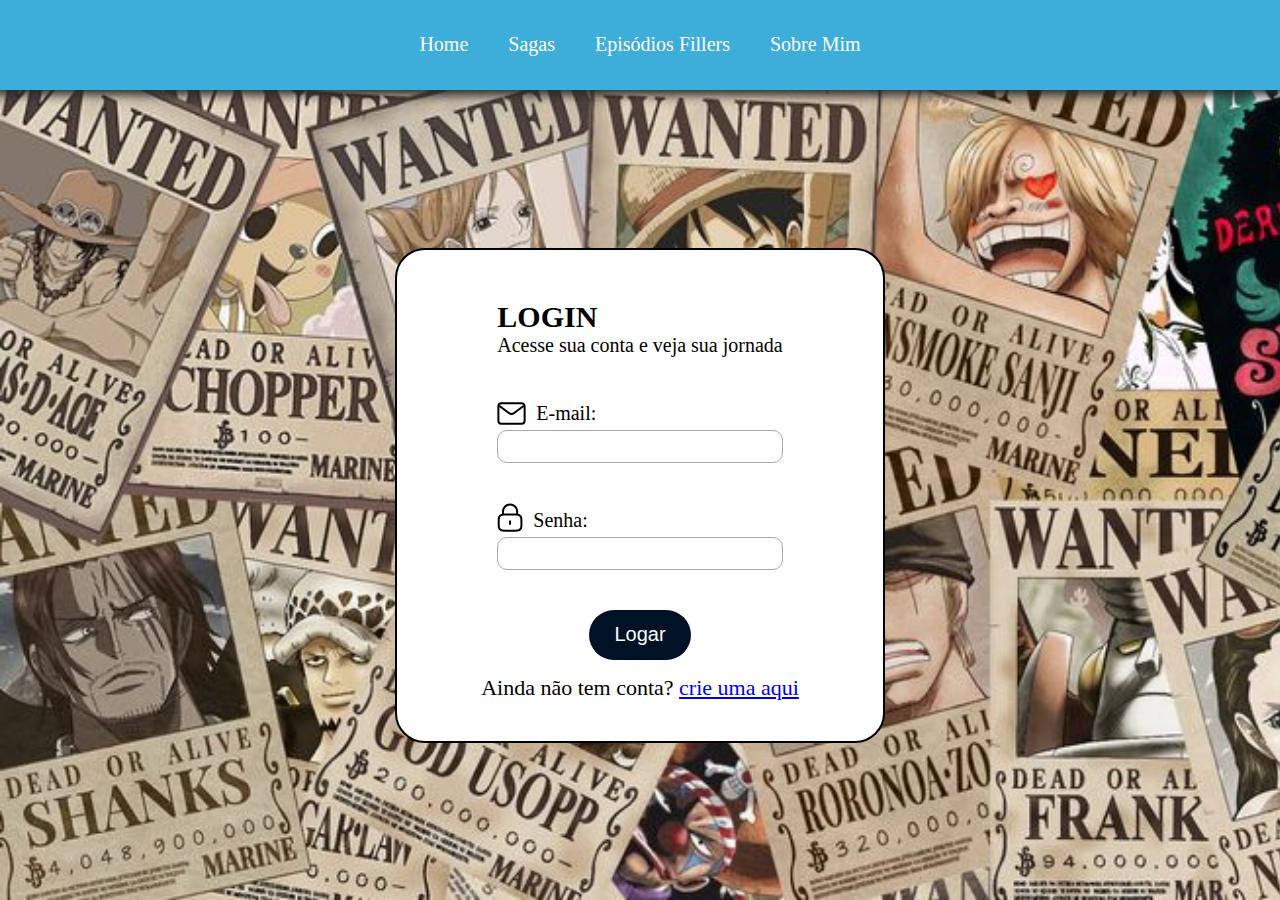
<file: src/pages/login/index.html>
<!DOCTYPE html>
<html lang="pt-br">
<head>
    <meta charset="UTF-8">
    <meta name="viewport" content="width=device-width, initial-scale=1.0">
    <title>One Piece - Login</title>
    <link rel="stylesheet" href="style.css">
</head>
<body>

    <header>
        <ul>
            <li><a href="../home/index.html">Home</a></li>
            <li><a href="../sagas/index.html">Sagas</a></li>
            <li><a href="../guia/index.html">Episódios Fillers</a></li>
            <li><a href="#">Sobre Mim</a></li>
        </ul>
    </header>

    <main>
        
        <div class="container_login">

            <div class="login">
                <h2>LOGIN</h2>
                <p>Acesse sua conta e veja sua jornada</p>
                <div class="infos">
                    <div class="inputs">

                        <div>
                            <img src="../../assets/images/icons/icon_email.svg" alt="icone de usuario">
                            <label for="ipt_nome">E-mail:</label>
                        </div>
                        <input type="text" id="ipt_nome">

                        <div>
                            <img src="../../assets/images/icons/icon_senha.svg" alt="icone de senha">
                            <label for="ipt_senha">Senha:</label>
                        </div>
                        <input type="text" id="ipt_senha">

                    </div>
                </div>
            </div>
            <div class="botao">
                <button>Logar</button>
                <p>Ainda não tem conta? <a href="../cadastro/index.html">crie uma aqui</a></p>
            </div>

        </div>

    </main>
    
</body>
</html>
</file>
<file: public/pages/cadastro/style.css>
*,
*::after,
*::before {
    box-sizing: border-box;
    margin: 0;
    padding: 0;
}

body {
    height: 100vh;
    font-size: 20px;
}

header {
    display: flex;
    justify-content: center;
    align-items: center;
    width: 100%;
    height: 10vh;
    background-color: #3DADD9;
    box-shadow: 0px 0px 10px 5px #282828;
    z-index: 2;
    position: relative;
}

header ul {
    display: flex;
    align-items: center;
}

header ul li {
    display: flex;
    list-style: none;
    margin: 0 20px;
    text-decoration: none;
}

header ul li a {
    text-decoration: none;
    color: #FFFFFF;
}

header div:last-child .navbar ul li:last-child a {
    background-color: #011126;
    padding: 10px;
    border-radius: 15px;
}

header ul li a::after {
    display: block;
    content: "";
    width: 0;
    height: 2px;
    background-color: #FFFFFF;
}

header ul li a:hover::after {
    width: 100%;
    transition: ease-in-out 0.5s;
}

main {
    height: 90vh;
    display: flex;
    justify-content: center;
    align-items: center;
    background: url('../../assets/images/mugiwaras_Back.jpg') 0/cover no-repeat;
}

.container_cadastro {
    width: 80vw;
    height: 95%;
    border: 2px solid #000000;
    border-radius: 30px;
    background-color: #FFFFFF;
}

.container_cadastro .cadastro {
    padding: 40px 100px 0 100px;
    height: 88%;
}

.container_cadastro .cadastro .infos {
    display: flex;
    justify-content: space-between;
}

.container_cadastro .cadastro .infos .inputs div {
    display: flex;
    align-items: flex-end;
    height: 32px;
    margin-top: 20.5px;
}

.container_cadastro .cadastro .infos .inputs div:nth-child(7) label {
    margin-left: 0;
}

.container_cadastro .cadastro .infos .inputs {
    width: 300px;
    margin-right: 15px;
}

.container_cadastro .cadastro .infos .inputs p,
.container_cadastro .cadastro .infos .iconSelect p {
    font-size: 17px;
    margin-top: 5px;
    color: #FFFFFF;
}

.container_cadastro .cadastro .infos .inputs div label {
    margin-left: 10px;
}

.container_cadastro .cadastro .infos .inputs input {
    width: 100%;
    font-size: 18px;
    margin-top: 5px;
    padding: 5px 15px;
    border: 1px solid #A9A9A9;
    border-radius: 10px;
}

.container_cadastro .cadastro .infos .iconSelect {
    width: 20%;
    display: flex;
    flex-direction: column;
    align-items: center;
}

.container_cadastro .cadastro .infos .iconSelect label {
    text-align: center;
    width: 80%;
}

.container_cadastro .cadastro .infos .iconSelect img {
    width: 145px;
    height: 205px;
    margin: 11px 0;
    box-shadow: 0 0 10px 0;
}

.container_cadastro .cadastro .infos .iconSelect select {
    font-size: 18px;
    margin-top: 15px;
    padding: 5px 15px;
    border: 1px solid #A9A9A9;
    border-radius: 10px;
    width: 95%;
}

.container_cadastro .botao {
    display: flex;
    justify-content: center;
    align-items: center;
    height: 10%;
}

.container_cadastro .botao button {
    height: 50px;
    border: none;
    color: #FFFFFF;
    background-color: #011126;
    padding: 10px 25px;
    border-radius: 30px;
    font-size: 20px;
}

.container_cadastro .botao p {
    margin-left: 15px;
    font-size: 22px;
}

.container_cadastro .botao button:hover,
.container_cadastro .cadastro .infos .iconSelect select:hover,
.container_cadastro .cadastro .infos .iconSelect label:hover,
.container_cadastro .cadastro .infos .inputs div label:hover {
    cursor: pointer;
}
</file>
<file: public/pages/guia/style.css>
*,
*::after,
*::before{
    box-sizing: border-box;
    margin: 0;
    padding: 0;
}

body{
    height: 100vh;
    font-size: 20px;
}

header{
    display: flex;
    justify-content: center;
    align-items: center;
    width: 100%;
    height: 10vh;
    background-color: #3DADD9;
    box-shadow: 0px 0px 10px 5px #282828;
    z-index: 2;
    position: relative;
}

#header_container{
    display: flex;
    align-items: center;
    justify-content: space-between;
    width: 60%;
}

.navbar ul{
    display: flex;
    align-items: center;
}

.navbar ul li{
    display: flex;
    list-style: none;
    margin: 0 20px;
    text-decoration: none;
}

.navbar ul li a{
    text-decoration: none;
    color: #FFFFFF;
}

#header_container div:last-child .navbar ul li:last-child a{
    background-color: #011126;
    padding: 10px;
    border-radius: 15px;
}

.navbar ul li a::after{
    display: block;
    content: "";
    width: 0;
    height: 2px;
    background-color: #FFFFFF;
}

.navbar ul li a:hover::after{
    width: 100%;
    transition: ease-in-out 0.5s;
}

main{
    height: 80vh;
    display: flex;
    flex-direction: column;
    align-items: center;
    background: url('../../assets/images/background_home.png') 0/cover no-repeat;
}

main .sagas{
    width: 50vw;
    margin-top: 20px;
}

main .sagas h3{
    text-align: center;
}

main .sagas div{
    display: flex;
    justify-content: space-around;
    margin: 10px 0;
}

main .sagas div button{
    width: 8.5vw;
    height: 3.5vw;
    border: none;
    border-radius: 10px;
    background-color: #011126;
    color: #FFFFFF;
}

main .sagas div button:focus{
    box-shadow: 0px 0px 10px 0;
}

main .sagas div button:hover{
    cursor: pointer;
    box-shadow: 0px 0px 10px 0;
}

main .sagas div button span{
    font-size: 15px;
}

main .episodios{
    background-color: #FFFFFF;
    display: flex;
    flex-direction: column;
    justify-content: space-evenly;
    border-radius: 30px;
    padding: 20px;
    width: 50vw;
    height: 100%;
    margin: 20px;
    border: 2px solid #000000;
}

main .episodios span.canonico{
    color: #007700;
}

main .episodios span.filler{
    color: #FF0000;
}

footer{
    height: 12vh;
    display: flex;
    justify-content: center;
    background-color: #A78455;
    background-image: url('../../assets/images/rodape_line.svg');
    background-repeat: no-repeat;
    background-position: center;
    box-shadow: -10px 0 20px 0 #000000;
}
</file>
<file: public/pages/home/style.css>
*,
*::after,
*::before {
    box-sizing: border-box;
    margin: 0;
    padding: 0;
}

body {
    height: 100vh;
    font-size: 20px;
}

header {
    display: flex;
    justify-content: center;
    align-items: center;
    width: 100%;
    height: 10vh;
    background-color: #3DADD9;
    box-shadow: 0px 0px 10px 5px #282828;
    z-index: 2;
    position: fixed;
}

#header_container {
    display: flex;
    align-items: center;
    justify-content: space-between;
    width: 60%;
}

.navbar ul {
    display: flex;
    align-items: center;
}

.navbar ul li {
    display: flex;
    list-style: none;
    margin: 0 20px;
    text-decoration: none;
}

.navbar ul li a {
    text-decoration: none;
    color: #FFFFFF;
}

#header_container div:last-child .navbar ul li:last-child a {
    background-color: #011126;
    padding: 10px;
    border-radius: 15px;
}

.navbar ul li a::after {
    display: block;
    content: "";
    width: 0;
    height: 2px;
    background-color: #FFFFFF;
    transition: ease-in-out 0.5s;
}

.navbar ul li a:hover::after {
    width: 100%;
}

main {
    position: static;
    padding: 30px 0 0 0;
}

main .summary {
    display: flex;
    flex-direction: column;
    justify-content: center;
    align-items: center;
    width: 100%;
    height: 80vh;
    background: url('../../assets/images/background_home.png') 0/cover no-repeat;
    margin-top: 25px;
}

.refNami {
    bottom: 59.5vh;
    left: 86.3vw;
    height: 30.1%;
    position: absolute;
}

.refLuffy {
    position: absolute;
    width: 15%;
    bottom: 70svh;
    right: 71vw;
    transform: rotate(-45deg);
}

.carosel {
    display: flex;
    width: 60%;
    height: 80%;
    border-radius: 20px;
    box-shadow: 0px 0px 30px 5px #1A1A1A;
}

.carosel_texts {
    display: flex;
    flex-direction: column;
    align-items: center;
    justify-content: space-evenly;
    width: 70%;
    background-color: #FFFFFF;
    border: 2px solid #000000;
    border-radius: 20px 0 0 20px;
}

.carosel_texts img {
    width: 50%;
}

.carosel_texts p {
    font-size: 18px;
    margin: 0 20px;
}

.carosel_imgs {
    border-radius: 0 20px 20px 0;
    border-bottom: 2px solid #000000;
    border-right: 2px solid #000000;
    border-top: 2px solid #000000;
}

.carosel_imgs img {
    width: 100%;
    height: 100%;
    border-radius: 0 20px 20px 0;
}


.chars {
    height: 899px;
    background-color: #011126;
}

.charsAbout {
    display: flex;
    flex-direction: column;
    align-items: center;
}

.chars h2 {
    text-align: center;
    padding: 20px;
    border-bottom: 2px solid #FFFFFF;
    color: #FFFFFF;
}

.charsIcons {
    display: flex;
    flex-direction: column;
    align-items: center;
    width: 820px;
    margin: 50px 0;
}

.charsIcons div {
    width: 100%;
    display: flex;
    justify-content: space-around;
}

.charsIcons img {
    width: 80px;
    transition: ease-in-out 0.5s;
}

.charsIcons #jollyroger_luffy:hover {
    cursor: pointer;
    filter: drop-shadow(0 0 5px #FF0000);
}

.charsIcons #jollyroger_zoro:hover {
    cursor: pointer;
    filter: drop-shadow(0 0 5px #00FF00);
}

.charsIcons #jollyroger_nami:hover {
    cursor: pointer;
    filter: drop-shadow(0 0 5px #FDAE04);
}

.charsIcons #jollyroger_usopp:hover {
    cursor: pointer;
    filter: drop-shadow(0 0 5px #7E6B09);
}

.charsIcons #jollyroger_sanji:hover {
    cursor: pointer;
    filter: drop-shadow(0 0 5px #FFFF00);
}

.charsIcons #jollyroger_chopper:hover {
    cursor: pointer;
    filter: drop-shadow(0 0 5px #E998DE);
}

.charsIcons #jollyroger_robin:hover {
    cursor: pointer;
    filter: drop-shadow(0 0 5px #A72AFA);
}

.charsIcons #jollyroger_franky:hover {
    cursor: pointer;
    filter: drop-shadow(0 0 5px #13E3F7);
}

.charsIcons #jollyroger_brook:hover {
    cursor: pointer;
    filter: drop-shadow(0 0 5px #6d6d6d);
}

.charsIcons #jollyroger_jinbe:hover {
    cursor: pointer;
    filter: drop-shadow(0 0 5px #0000FF);
}

.charsDescription {
    display: flex;
    align-items: center;
    justify-content: space-around;
    width: 90%;
    height: 75vh;
    padding: 0 40px;
    background: rgb(212, 194, 170);
    background: radial-gradient(circle, rgba(212, 194, 170, 1) 0%, rgba(165, 139, 118, 1) 100%);
    border: 2px solid #110000;
    box-shadow: 0 0 10px 0 #555555;
}

.poster img {
    width: 20vw;
    border: 3px solid #38261A;
}

.weapon img {
    width: 207px;
    height: 219px;
    border: 3px solid #38261A;
    background-color: rgb(161, 167, 145, 40%);
}

.description,
.weapon {
    display: flex;
    flex-direction: column;
    align-items: center;
}

.description {
    width: 80%;
    margin: 0 40px;
}

.description p {
    margin-top: 10px;
    text-align: center;
}

.description h3,
.weapon h3 {
    font-weight: 400;
}

.author {
    display: flex;
    justify-content: center;
    background-color: #011126;
}

.author>div {
    width: 90%;
    display: flex;
    justify-content: center;
}

.authorImage {
    width: 30%;
}

.authorImage img {
    width: 100%;
    height: 100%;
    border-radius: 32px 0 0 32px;
    border-bottom: 1px solid #FFFFFF;
    border-top: 1px solid #FFFFFF;
    border-left: 1px solid #FFFFFF;
}

.authorDescription {
    width: 50%;
    display: flex;
    flex-direction: column;
    justify-content: space-between;
    align-items: center;
    background-color: #000000;
    border-radius: 0 30px 30px 0;
    border-bottom: 1px solid #FFFFFF;
    border-top: 1px solid #FFFFFF;
    border-right: 1px solid #FFFFFF;
}

.authorDescription h2 {
    margin-top: 20px;
    text-align: center;
    color: #FFFFFF;
}

.authorDescription p {
    font-size: 18px;
    color: #FFFFFF;
    margin: 5px 30px;
}

.authorDescription img {
    width: 80%;
}

.extras {
    height: 650px;
    background-color: #011126;
}

.refGoku {
    background-color: #011126;
}

.refGoku img {
    width: 100%;
}

.refBrookChopper {
    display: flex;
    justify-content: space-between;
    background-color: #011126;
}

.refBrookChopper img:nth-child(1) {
    width: 5%;
    transform: rotateY(180deg);
    width: 5%;
}

.refBrookChopper img:nth-child(2) {
    width: 10%;
}

.extras {
    display: flex;
    justify-content: center;
    align-items: center;
}

.extras .tabs {
    width: 85vw;
    height: 520px;
    display: flex;
    justify-content: space-between;
}

.extras .tabs .sign,
.extras .tabs .guide {
    display: flex;
    flex-direction: column;
    justify-content: center;
    align-items: center;
    width: 355px;
    background-color: #3DADD9;
    border-radius: 20px;
    box-shadow: 0 0 25px 0 rgba(000, 000, 000, 75%);
}

.extras .tabs .sagas:hover,
.extras .tabs .guide:hover {
    cursor: pointer;
}

.extras .tabs .sign p {
    display: flex;
    align-items: center;
    height: 100%;
    text-align: center;
    padding: 0 10px;
}

.extras .tabs .sign button {
    width: 120px;
    padding: 15px;
    border: none;
    border-radius: 15px;
    margin-bottom: 80px;
    background-color: #011126;
    color: #FFFFFF;
    font-size: 20px;
}

.extras .tabs .sign button:hover {
    cursor: pointer;
    box-shadow: 0 0 10px 0 #000000;
}

.extras .tabs .sign h3,
.extras .tabs .guide h3 {
    padding: 20px;
    text-align: center;
}

.extras .tabs .guide img {
    height: 453px;
    width: 100%;
    object-fit: cover;
    border-radius: 0 0 20px 20px;
}

.extras .tabs .sagas {
    display: flex;
    flex-direction: column;
    width: 355px;
    background-image: url('../../assets/images/posters_sagas/alabasta.png');
    background-size: cover;
    border-radius: 20px;
    box-shadow: 0 0 25px 0 rgba(000, 000, 000, 75%);
}

.extras .tabs .sagas h4 {
    padding: 10px 40px;
    background-color: #3DADD9;
    border-radius: 20px 20px 0 0;
    text-align: center;
}

footer {
    height: 12vh;
    display: flex;
    justify-content: center;
    background-color: #A78455;
    background-image: url('../../assets/images/rodape_line.svg');
    background-repeat: no-repeat;
    background-position: center;
    box-shadow: -10px 0 20px 0 #000000;
}
</file>
<file: public/pages/login/style.css>
*,
*::after,
*::before{
    box-sizing: border-box;
    margin: 0;
    padding: 0;
}

body{
    height: 100vh;
    font-size: 20px;
}

header{
    display: flex;
    justify-content: center;
    align-items: center;
    width: 100%;
    height: 10vh;
    background-color: #3DADD9;
    box-shadow: 0px 0px 10px 5px #282828;
    z-index: 2;
    position: relative;
}

header ul{
    display: flex;
    align-items: center;
}

header ul li{
    display: flex;
    list-style: none;
    margin: 0 20px;
    text-decoration: none;
}

header ul li a{
    text-decoration: none;
    color: #FFFFFF;
}

header div:last-child .navbar ul li:last-child a{
    background-color: #011126;
    padding: 10px;
    border-radius: 15px;
}

header ul li a::after{
    display: block;
    content: "";
    width: 0;
    height: 2px;
    background-color: #FFFFFF;
}

header ul li a:hover::after{
    width: 100%;
    transition: ease-in-out 0.5s;
}

main{
    height: 90vh;
    display: flex;
    justify-content: center;
    align-items: center;
    background: url('../../assets/images/mugiwaras_Back.jpg') 0/cover no-repeat;
}

.container_login{
    border: 2px solid #000000;
    border-radius: 30px;
    background-color: #FFFFFF;
}

.container_login .login {
    padding: 50px 100px 0 100px;
}

.container_login .botao {
    display: flex;
    height: 10%;
    margin: 40px 0;
    flex-direction: column;
    align-items: center;
}

.container_login .botao p{
    margin-top: 15px;
    font-size: 22px;
}

.container_login .botao button{
    height: 50px;
    border: none;
    color: #FFFFFF;
    background-color: #011126;
    padding: 10px 25px;
    border-radius: 30px;
    font-size: 20px;
}

.container_login .login .infos .inputs input{
    width: 100%;
    font-size: 18px;
    margin-top: 5px;
    padding: 5px 15px;
    border: 1px solid #A9A9A9;
    border-radius: 10px;
}

.container_login .login .infos .inputs{
    width: 100%;
}

.container_login .login .infos .inputs div{
    display: flex;
    align-items: flex-end;
    height: 32px;
    margin-top: 36.5px;
}

.container_login .login .infos .inputs div label {
    margin-left: 10px;
}
</file>
<file: src/pages/cadastro/style.css>
*,
*::after,
*::before{
    box-sizing: border-box;
    margin: 0;
    padding: 0;
}

body{
    height: 100vh;
    font-size: 20px;
}

header{
    display: flex;
    justify-content: center;
    align-items: center;
    width: 100%;
    height: 10vh;
    background-color: #3DADD9;
    box-shadow: 0px 0px 10px 5px #282828;
    z-index: 2;
    position: relative;
}

header ul{
    display: flex;
    align-items: center;
}

header ul li{
    display: flex;
    list-style: none;
    margin: 0 20px;
    text-decoration: none;
}

header ul li a{
    text-decoration: none;
    color: #FFFFFF;
}

header div:last-child .navbar ul li:last-child a{
    background-color: #011126;
    padding: 10px;
    border-radius: 15px;
}

header ul li a::after{
    display: block;
    content: "";
    width: 0;
    height: 2px;
    background-color: #FFFFFF;
}

header ul li a:hover::after{
    width: 100%;
    transition: ease-in-out 0.5s;
}

main{
    height: 90vh;
    display: flex;
    justify-content: center;
    align-items: center;
    background: url('../../assets/images/mugiwaras_Back.jpg') 0/cover no-repeat;
}

.container_cadastro{
    width: 80vw;
    height: 95%;
    border: 2px solid #000000;
    border-radius: 30px;
    background-color: #FFFFFF;
}

.container_cadastro .cadastro{
    padding: 50px 100px 0 100px;
    height: 84%;
}

.container_cadastro .cadastro .infos{
    display: flex;
    justify-content: space-between;
}

.container_cadastro .cadastro .infos .inputs div{
    display: flex;
    align-items: flex-end;
    height: 32px;
    margin-top: 20.5px;
}

.container_cadastro .cadastro .infos .inputs div:nth-child(7) label{
    margin-left: 0;
}

.container_cadastro .cadastro .infos .inputs{
    width: 300px;
    margin-right: 15px;
}

.container_cadastro .cadastro .infos .inputs p,
.container_cadastro .cadastro .infos .iconSelect p{
    font-size: 17px;
    margin-top: 5px;
    color: #FFFFFF;
}

.container_cadastro .cadastro .infos .inputs div label{
    margin-left: 10px;
}

.container_cadastro .cadastro .infos .inputs input{
    width: 100%;
    font-size: 18px;
    margin-top: 5px;
    padding: 5px 15px;
    border: 1px solid #A9A9A9;
    border-radius: 10px;
}

.container_cadastro .cadastro .infos .iconSelect{
    width: 20%;
    display: flex;
    flex-direction: column;
    align-items: center;
}

.container_cadastro .cadastro .infos .iconSelect label{
    text-align: center;
    width: 80%;
}

.container_cadastro .cadastro .infos .iconSelect img{
    margin: 11px 0;
    box-shadow: 0 0 10px 0;
}

.container_cadastro .cadastro .infos .iconSelect select{
    font-size: 18px;
    margin-top: 15px;
    padding: 5px 15px;
    border: 1px solid #A9A9A9;
    border-radius: 10px;
    width: 95%;
}

.container_cadastro .botao{
    display: flex;
    justify-content: center;
    align-items: center;
    height: 10%;
    margin: 10px 0;
}

.container_cadastro .botao button{
    height: 50px;
    border: none;
    color: #FFFFFF;
    background-color: #011126;
    padding: 10px 25px;
    border-radius: 30px;
    font-size: 20px;
}

.container_cadastro .botao p{
    margin-left: 15px;
    font-size: 22px;
}

.container_cadastro .botao button:hover,
.container_cadastro .cadastro .infos .iconSelect select:hover,
.container_cadastro .cadastro .infos .iconSelect label:hover,
.container_cadastro .cadastro .infos .inputs div label:hover{
    cursor: pointer;
}
</file>
<file: src/pages/dashboard/style.css>
*,
*::after,
*::before{
    box-sizing: border-box;
    margin: 0;
    padding: 0;
}

body{
    height: 100vh;
    font-size: 20px;
    display: flex;
    background-color: #011126;
}

aside{
    height: 100%;
    width: 15%;
    background-color: #3DADD9;
    border-radius: 0 30px 30px 0;
    display: flex;
    flex-direction: column;
    align-items: center;
    justify-content: space-between;
    box-shadow: 0px 0px 20px 0;
}

aside .usuario{
    width: 100%;
    display: flex;
    flex-direction: column;
    align-items: center;
    margin: 30px 0;
}

aside .usuario .icone_usuario{
    height: 150px;
    width: 150px;
    border-radius: 50%;
    background-color: aliceblue;
}

aside div.usuario h2{
    margin-top: 10px;
}

aside button{
    margin: 50px 0;
    width: 160px;
    display: flex;
    font-size: 25px;
    align-items: center;
    border: none;
    background: none;
    justify-content: space-around;
}

aside button img{
    width: 40px;
}

aside button:hover{
    cursor: pointer;
    color: #FF0000;
}

main{
    height: 100%;
    width: 85%;
    display: flex;
    flex-direction: column;
    justify-content: space-around;
}

main .kpis{
    display: flex;
    justify-content: space-around;
}

main .kpis .tempo_gasto,
main .kpis .tempo_restante,
main .kpis .eps_restantes{
    width: 305px;
    height: 153px;
    background-color: #C9C9C9;
    border-radius: 30px;
    display: flex;
    flex-direction: column;
    justify-content: space-evenly;
}

main .kpis .tempo_gasto h4,
main .kpis .eps_restantes h4,
main .kpis .tempo_restante h4{
    text-align: center;
}

main .kpis .tempo_gasto div,
main .kpis .eps_restantes div,
main .kpis .tempo_restante div{
    display: flex;
    align-items: center;
    justify-content: center;
    border-top: 2px solid black;
    height: 70%;
}

main .kpis .tempo_gasto div p,
main .kpis .eps_restantes div p,
main .kpis .tempo_restante div p{
    font-size: 28px;
    margin-left: 10px;
}

main .kpis .tempo_gasto img,
main .kpis .eps_restantes img,
main .kpis .tempo_restante img{
    width: 80px;
    height: 80px;
}
</file>
<file: src/pages/guia/style.css>
*,
*::after,
*::before{
    box-sizing: border-box;
    margin: 0;
    padding: 0;
}

body{
    height: 100vh;
    font-size: 20px;
}

header{
    display: flex;
    justify-content: center;
    align-items: center;
    width: 100%;
    height: 10vh;
    background-color: #3DADD9;
    box-shadow: 0px 0px 10px 5px #282828;
    z-index: 2;
    position: relative;
}

#header_container{
    display: flex;
    align-items: center;
    justify-content: space-between;
    width: 60%;
}

.navbar ul{
    display: flex;
    align-items: center;
}

.navbar ul li{
    display: flex;
    list-style: none;
    margin: 0 20px;
    text-decoration: none;
}

.navbar ul li a{
    text-decoration: none;
    color: #FFFFFF;
}

#header_container div:last-child .navbar ul li:last-child a{
    background-color: #011126;
    padding: 10px;
    border-radius: 15px;
}

.navbar ul li a::after{
    display: block;
    content: "";
    width: 0;
    height: 2px;
    background-color: #FFFFFF;
}

.navbar ul li a:hover::after{
    width: 100%;
    transition: ease-in-out 0.5s;
}

main{
    height: 80vh;
    display: flex;
    flex-direction: column;
    align-items: center;
    background: url('../../assets/images/background_home.png') 0/cover no-repeat;
}

main .sagas{
    width: 50vw;
    margin-top: 20px;
}

main .sagas h3{
    text-align: center;
}

main .sagas div{
    display: flex;
    justify-content: space-around;
    margin: 10px 0;
}

main .sagas div button{
    width: 8.5vw;
    height: 3.5vw;
    border: none;
    border-radius: 10px;
    background-color: #011126;
    color: #FFFFFF;
}

main .sagas div button:focus{
    box-shadow: 0px 0px 10px 0;
}

main .sagas div button:hover{
    cursor: pointer;
    box-shadow: 0px 0px 10px 0;
}

main .sagas div button span{
    font-size: 15px;
}

main .episodios{
    background-color: #FFFFFF;
    display: flex;
    flex-direction: column;
    justify-content: space-evenly;
    border-radius: 30px;
    padding: 20px;
    width: 50vw;
    height: 55%;
    margin-top: 20px;
    border: 2px solid #000000;
}

footer{
    height: 10vh;
    display: flex;
    justify-content: center;
    background-color: #A78455;
    background-image: url('../../assets/images/rodape_line.svg');
    background-repeat: no-repeat;
    background-position: center;
    box-shadow: -10px 0 20px 0 #000000;
}
</file>
<file: src/pages/home/style.css>
*,
*::after,
*::before{
    box-sizing: border-box;
    margin: 0;
    padding: 0;
}

body{
    height: 100vh;
    font-size: 20px;
}

header{
    display: flex;
    justify-content: center;
    align-items: center;
    width: 100%;
    height: 10vh;
    background-color: #3DADD9;
    box-shadow: 0px 0px 10px 5px #282828;
    z-index: 2;
    position: relative;
}

#header_container{
    display: flex;
    align-items: center;
    justify-content: space-between;
    width: 60%;
}

.navbar ul{
    display: flex;
    align-items: center;
}

.navbar ul li{
    display: flex;
    list-style: none;
    margin: 0 20px;
    text-decoration: none;
}

.navbar ul li a{
    text-decoration: none;
    color: #FFFFFF;
}

#header_container div:last-child .navbar ul li:last-child a{
    background-color: #011126;
    padding: 10px;
    border-radius: 15px;
}

.navbar ul li a::after{
    display: block;
    content: "";
    width: 0;
    height: 2px;
    background-color: #FFFFFF;
}

.navbar ul li a:hover::after{
    width: 100%;
    transition: ease-in-out 0.5s;
}

main .summary{
    display: flex;
    flex-direction: column;
    justify-content: center;
    align-items: center;
    width: 100%;
    height: 80vh;
    background: url('../../assets/images/background_home.png') 0/cover no-repeat;
}

.carosel{
    display: flex;
    width: 60%;
    height: 80%;
    border-radius: 20px;
    box-shadow: 0px 0px 30px 5px #1A1A1A;
}

.carosel_texts{
    display: flex;
    flex-direction: column;
    align-items: center;
    justify-content: space-evenly;
    width: 70%;
    background-color: #FFFFFF;
    border: 2px solid #000000;
    border-radius: 20px 0 0 20px;
}

.carosel_texts img{
    width: 50%;
}

.carosel_texts p{
    font-size: 20px;
    margin: 0 20px;
}

.carosel_imgs{
    border-radius: 0 20px 20px 0;
    border-bottom: 2px solid #000000;
    border-right: 2px solid #000000;
    border-top: 2px solid #000000;
}

.carosel_imgs img{
    width: 100%;
    height: 100%;
    border-radius: 0 20px 20px 0;
}


.chars,
.extras{
    height: 899px;
    background-color: #011126;
}

.charsAbout{
    display: flex;
    flex-direction: column;
    align-items: center;
}

.chars h2{
    text-align: center;
    padding: 20px;
    border-bottom: 2px solid #FFFFFF;
    color: #FFFFFF;
}

.charsIcons{
    display: flex;
    flex-direction: column;
    align-items: center;
    width: 820px;
    margin: 50px 0;
}

.charsIcons div{
    width: 100%;
    display: flex;
    justify-content: space-around;
}

.charsIcons img{
    width: 80px;
}

.charsIcons #jollyroger_luffy:hover{
    cursor: pointer;
    transition: ease-in-out 0.5s;
    filter: drop-shadow(0 0 5px #FF0000);
}

.charsIcons #jollyroger_zoro:hover{
    cursor: pointer;
    transition: ease-in-out 0.5s;
    filter: drop-shadow(0 0 5px #00FF00);
}

.charsIcons #jollyroger_nami:hover{
    cursor: pointer;
    transition: ease-in-out 0.5s;
    filter: drop-shadow(0 0 5px #FDAE04);
}

.charsIcons #jollyroger_usopp:hover{
    cursor: pointer;
    transition: ease-in-out 0.5s;
    filter: drop-shadow(0 0 5px #7E6B09);
}

.charsIcons #jollyroger_sanji:hover{
    cursor: pointer;
    transition: ease-in-out 0.5s;
    filter: drop-shadow(0 0 5px #FFFF00);
}

.charsIcons #jollyroger_chopper:hover{
    cursor: pointer;
    transition: ease-in-out 0.5s;
    filter: drop-shadow(0 0 5px #E998DE);
}

.charsIcons #jollyroger_robin:hover{
    cursor: pointer;
    transition: ease-in-out 0.5s;
    filter: drop-shadow(0 0 5px #A72AFA);
}

.charsIcons #jollyroger_franky:hover{
    cursor: pointer;
    transition: ease-in-out 0.5s;
    filter: drop-shadow(0 0 5px #13E3F7);
}

.charsIcons #jollyroger_brook:hover{
    cursor: pointer;
    transition: ease-in-out 0.5s;
    filter: drop-shadow(0 0 5px #6d6d6d);
}

.charsIcons #jollyroger_jinbe:hover{
    cursor: pointer;
    transition: ease-in-out 0.5s;
    filter: drop-shadow(0 0 5px #0000FF);
}

.charsDescription{
    display: flex;
    align-items: center;
    justify-content: space-around;
    width: 90%;
    height: 75vh;
    padding: 0 40px;
    background: rgb(212,194,170);
    background: radial-gradient(circle, rgba(212,194,170,1) 0%, rgba(165,139,118,1) 100%);
    border: 2px solid #110000;
    box-shadow: 0 0 10px 0 #555555;
}

.poster img{
    width: 20vw;
    border: 3px solid #38261A;
}

.weapon img{
    width: 207px;
    height: 219px;
    border: 3px solid #38261A;
    background-color: rgb(161, 167, 145, 40%);
}

.description,
.weapon{
    display: flex;
    flex-direction: column;
    align-items: center;
}

.description{
    width: 80%;
    margin: 0 40px;
}

.description p{
    margin-top: 10px;
    text-align: center;
}

.description h3,
.weapon h3{
    font-weight: 400;
}

.extras{
    display: flex;
    justify-content: center;
    align-items: center;
}

.extras .tabs{
    width: 85vw;
    height: 520px;
    display: flex;
    justify-content: space-between;
}

.extras .tabs .sign,
.extras .tabs .guide{
    display: flex;
    flex-direction: column;
    justify-content: center;
    align-items: center;
    width: 355px;
    background-color: #3DADD9;
    border-radius: 20px;
    box-shadow: 0 0 25px 0 rgba(000, 000, 000, 75%);
}

.extras .tabs .sagas:hover,
.extras .tabs .guide:hover{
    cursor: pointer;
}

.extras .tabs .sign p{
    display: flex;
    align-items: center;
    height: 100%;
    text-align: center;
    padding: 0 10px;
}

.extras .tabs .sign button{
    width: 120px;
    padding: 15px;
    border: none;
    border-radius: 15px;
    margin-bottom: 80px;
    background-color: #011126;
    color: #FFFFFF;
    font-size: 20px;
}

.extras .tabs .sign button:hover{
    cursor: pointer;
    box-shadow: 0 0 10px 0 #000000;
}

.extras .tabs .sign h3,
.extras .tabs .guide h3{
    padding: 20px;
    text-align: center;
}

.extras .tabs .guide img{
    height: 453px;
    width: 100%;
    object-fit: cover;
    border-radius: 0 0 20px 20px;
}

.extras .tabs .sagas{
    display: flex;
    flex-direction: column;
    width: 355px;
    background-image: url('../../assets/images/posters_sagas/alabasta.jpg');
    background-size: cover;
    border-radius: 20px;
    box-shadow: 0 0 25px 0 rgba(000, 000, 000, 75%);
}

.extras .tabs .sagas h4{
    padding: 10px 40px;
    background-color: #3DADD9;
    border-radius: 20px 20px 0 0;
    text-align: center;
}

footer{
    height: 10vh;
    display: flex;
    justify-content: center;
    background-color: #A78455;
    background-image: url('../../assets/images/rodape_line.svg');
    background-repeat: no-repeat;
    background-position: center;
    box-shadow: -10px 0 20px 0 #000000;
}
</file>
<file: src/pages/login/style.css>
*,
*::after,
*::before{
    box-sizing: border-box;
    margin: 0;
    padding: 0;
}

body{
    height: 100vh;
    font-size: 20px;
}

header{
    display: flex;
    justify-content: center;
    align-items: center;
    width: 100%;
    height: 10vh;
    background-color: #3DADD9;
    box-shadow: 0px 0px 10px 5px #282828;
    z-index: 2;
    position: relative;
}

header ul{
    display: flex;
    align-items: center;
}

header ul li{
    display: flex;
    list-style: none;
    margin: 0 20px;
    text-decoration: none;
}

header ul li a{
    text-decoration: none;
    color: #FFFFFF;
}

header div:last-child .navbar ul li:last-child a{
    background-color: #011126;
    padding: 10px;
    border-radius: 15px;
}

header ul li a::after{
    display: block;
    content: "";
    width: 0;
    height: 2px;
    background-color: #FFFFFF;
}

header ul li a:hover::after{
    width: 100%;
    transition: ease-in-out 0.5s;
}

main{
    height: 90vh;
    display: flex;
    justify-content: center;
    align-items: center;
    background: url('../../assets/images/mugiwaras_Back.jpg') 0/cover no-repeat;
}

.container_login{
    border: 2px solid #000000;
    border-radius: 30px;
    background-color: #FFFFFF;
}

.container_login .login {
    padding: 50px 100px 0 100px;
}

.container_login .botao {
    display: flex;
    height: 10%;
    margin: 40px 0;
    flex-direction: column;
    align-items: center;
}

.container_login .botao p{
    margin-top: 15px;
    font-size: 22px;
}

.container_login .botao button{
    height: 50px;
    border: none;
    color: #FFFFFF;
    background-color: #011126;
    padding: 10px 25px;
    border-radius: 30px;
    font-size: 20px;
}

.container_login .login .infos .inputs input{
    width: 100%;
    font-size: 18px;
    margin-top: 5px;
    padding: 5px 15px;
    border: 1px solid #A9A9A9;
    border-radius: 10px;
}

.container_login .login .infos .inputs{
    width: 100%;
}

.container_login .login .infos .inputs div{
    display: flex;
    align-items: flex-end;
    height: 32px;
    margin-top: 36.5px;
}

.container_login .login .infos .inputs div label {
    margin-left: 10px;
}
</file>
